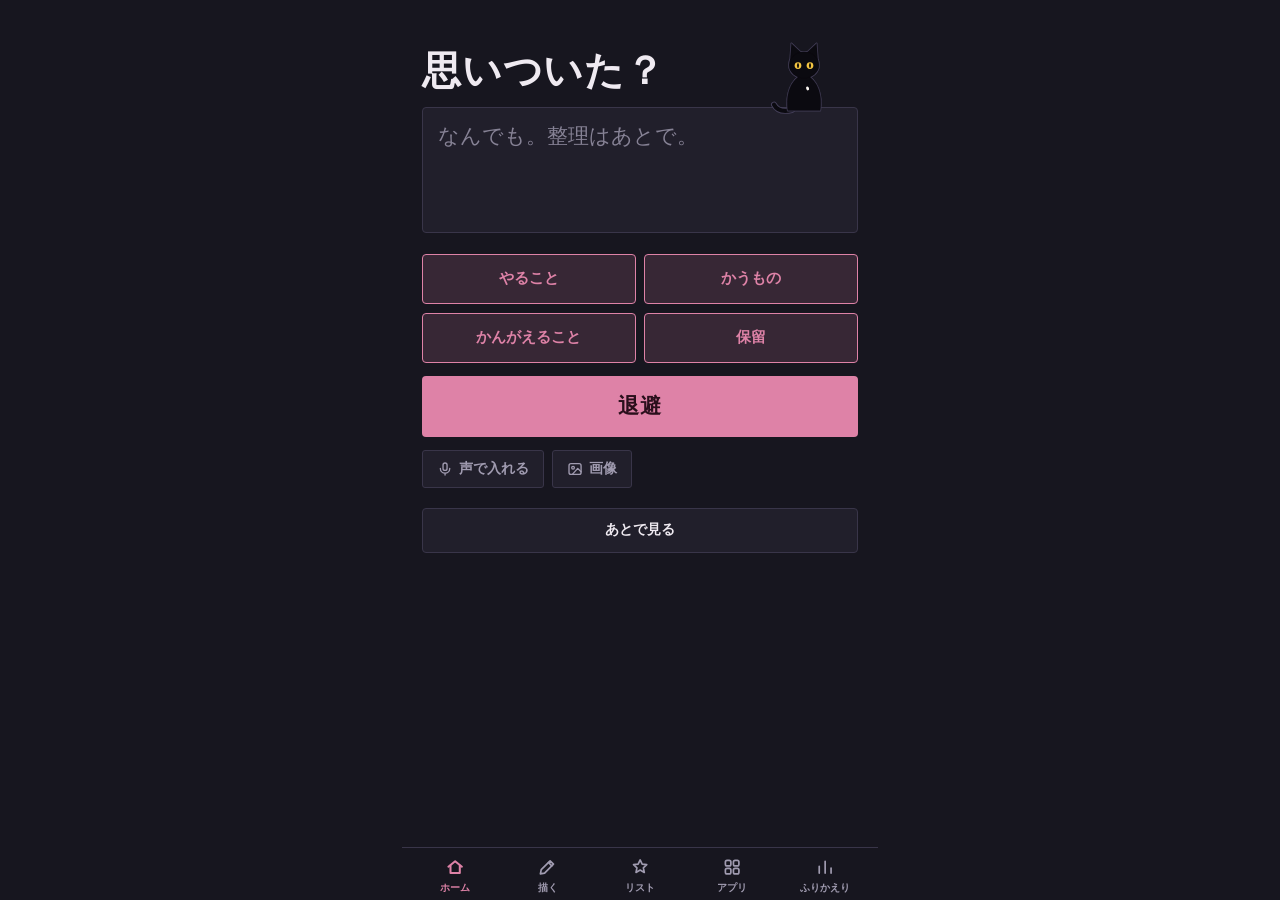
<file: index.html>
<!doctype html>
<html lang="ja">
<head>
  <meta charset="utf-8">
  <meta name="viewport" content="width=device-width, initial-scale=1, viewport-fit=cover">
  <title>脳内タブ</title>

  <!-- スマホの「ホーム画面に追加」でアプリっぽく開くための設定 -->
  <link rel="manifest" href="manifest.json">
  <link rel="icon" href="icons/icon-192.png">
  <link rel="apple-touch-icon" href="icons/apple-touch-icon.png">
  <meta name="apple-mobile-web-app-capable" content="yes">
  <meta name="mobile-web-app-capable" content="yes">
  <meta name="apple-mobile-web-app-status-bar-style" content="black-translucent">
  <meta name="apple-mobile-web-app-title" content="脳内タブ">
  <meta name="theme-color" content="#17161f">

  <!-- 文字は游明朝（端末に入っている明朝を使うので、読み込みはなし） -->

  <link rel="stylesheet" href="style.css?v=20261119b">
</head>
<body>
<!--
  =========================================================
  index.html ― 画面の「骨組み」だけを書くファイル
  ---------------------------------------------------------
  ・画面は <section class="screen"> で区切っています。
    一度に表示されるのは1つだけ（切り替えは js/ui.js）。
  ・文言（「思いついた？」など）を変えたいときはここを直せばOK。
  ・id="..." は JavaScript から探すための名前なので、変えないでください。
  =========================================================
-->
<div class="app">

  <!-- ===================== 1. ホーム画面 =====================
       いちばん上で、そのまま思いついたことを打てる。
       カテゴリのボタンを押すと、そのカテゴリを付けて一発で退避。
       カテゴリの名前は js/app.js の QUICK_CATS で変えられます。 -->
  <section id="screen-home" class="screen">

    <form id="capture-form" class="capture-form" autocomplete="off">
      <h1 class="question">思いついた？</h1>

      <div class="capture-box">
        <div id="haru-home" title="ハル"></div>
        <label for="capture-input" class="visually-hidden">思いついたこと</label>
        <textarea id="capture-input" class="field field-big" rows="3" enterkeyhint="done"
                  placeholder="なんでも。整理はあとで。"></textarea>
      </div>

      <!-- 添付した画像のプレビュー -->
      <div id="capture-attach" class="attach" hidden>
        <img id="capture-attach-img" alt="添付した画像">
        <button type="button" id="btn-attach-remove" class="attach-remove" aria-label="画像を外す">×</button>
      </div>

      <!-- ワンタップでカテゴリを付けて退避（中身は js/app.js が作る） -->
      <div id="quick-cats" class="quick-cats" role="group" aria-label="カテゴリを付けて退避"></div>

      <button type="submit" class="btn btn-primary btn-huge">退避</button>

      <!-- 声・画像（使わなくてもいい、おまけのボタン） -->
      <div class="tools">
        <button type="button" id="btn-voice" class="btn btn-tool" hidden>
          <svg viewBox="0 0 24 24" fill="none" stroke="currentColor" stroke-width="2" stroke-linecap="round" aria-hidden="true"><rect x="9" y="3" width="6" height="11" rx="3"/><path d="M5 11a7 7 0 0 0 14 0M12 18v3"/></svg>
          <span id="voice-label">声で入れる</span>
        </button>
        <button type="button" id="btn-image" class="btn btn-tool">
          <svg viewBox="0 0 24 24" fill="none" stroke="currentColor" stroke-width="2" stroke-linecap="round" stroke-linejoin="round" aria-hidden="true"><rect x="3" y="4" width="18" height="16" rx="3"/><circle cx="9" cy="10" r="2"/><path d="m21 16-5-5-8 9"/></svg>
          画像
        </button>
      </div>
    </form>

    <!-- いまの作業：使わないので隠している（2026-11-19）。
         JavaScript が部品を探すので消さずに hidden にしてある。戻したいときは hidden を消す -->
    <div class="now-box" hidden>
      <!-- 「まだやってる？」の軽い確認（しばらく経ったときだけ出る） -->
      <div id="check" class="check" hidden>
        <p id="check-text"></p>
        <div class="row">
          <button type="button" id="btn-check-yes" class="btn btn-quiet btn-small">やってる</button>
          <button type="button" id="btn-check-done" class="btn btn-quiet btn-small">終わった</button>
        </div>
      </div>

      <!-- 未登録 or 変更中のときに出る入力欄 -->
      <form id="now-form" class="now-form" autocomplete="off">
        <label for="now-input" class="label">いま何してる？</label>
        <div class="now-row">
          <input id="now-input" class="field" type="text" enterkeyhint="done"
                 placeholder="例：春千夜のイラストを描く">
          <button type="submit" class="btn btn-solid btn-small">これをやる</button>
        </div>
        <button type="button" id="btn-now-cancel" class="btn btn-ghost btn-small" hidden>やめる</button>
      </form>

      <!-- 登録済みのときに出る表示 -->
      <div id="now-view" class="now-view" hidden>
        <p class="label">いま：</p>
        <p id="now-text" class="now-text"></p>
        <div class="row">
          <button type="button" id="btn-change" class="btn btn-quiet btn-small">変更</button>
          <button type="button" id="btn-finish" class="btn btn-quiet btn-small">終わった</button>
        </div>
      </div>
    </div>

    <div class="home-foot">
      <button type="button" id="btn-lost" class="btn btn-quiet" hidden>わたし、何してた？</button>
      <button type="button" id="btn-later" class="btn btn-quiet">
        あとで見る<span id="later-count" class="count"></span>
      </button>
    </div>
  </section>

  <!-- ===================== 3. あとで見る ===================== -->
  <section id="screen-later" class="screen" hidden>
    <div class="page-head">
      <button type="button" class="btn btn-quiet btn-small" data-go="home">← ホーム</button>
      <h2 class="screen-title">あとで見る</h2>
    </div>

    <label for="search" class="visually-hidden">さがす</label>
    <input id="search" class="field field-search" type="search" placeholder="さがす" autocomplete="off">

    <!-- 絞り込み：すべて／今日／カテゴリ… -->
    <div id="filter-chips" class="chips" role="group" aria-label="絞り込み"></div>

    <p id="later-empty" class="empty" hidden></p>
    <ul id="tab-list" class="tab-list"></ul>

    <!-- 完了したものは下にまとめて薄く表示 -->
    <details id="done-box" class="done-box" hidden>
      <summary>完了したもの<span id="done-count" class="count"></span></summary>
      <ul id="done-list" class="tab-list"></ul>
    </details>
  </section>

  <!-- ===================== 3'. 思いつきの詳細 ===================== -->
  <section id="screen-detail" class="screen" hidden>
    <div class="page-head">
      <button type="button" id="btn-detail-back" class="btn btn-quiet btn-small">← 一覧</button>
    </div>

    <p id="detail-text" class="detail-text"></p>
    <p id="detail-time" class="detail-time"></p>

    <!-- 画像 -->
    <div class="detail-section">
      <img id="detail-image" class="detail-image" alt="添付した画像" hidden>
      <div class="row">
        <button type="button" id="btn-detail-image" class="btn btn-tool">画像を付ける</button>
        <button type="button" id="btn-detail-image-remove" class="btn btn-tool" hidden>画像を外す</button>
      </div>
    </div>

    <!-- カテゴリ -->
    <div class="detail-section">
      <h3 class="section-title">カテゴリ</h3>
      <div id="cat-chips" class="chips" style="flex-wrap: wrap;"></div>
      <form id="new-cat-form" class="new-cat" hidden autocomplete="off">
        <label for="new-cat-input" class="visually-hidden">新しいカテゴリ</label>
        <input id="new-cat-input" class="field" type="text" placeholder="例：絵／買い物／調べもの" enterkeyhint="done">
        <button type="submit" class="btn btn-solid btn-small">付ける</button>
      </form>
    </div>

    <!-- 関連 -->
    <div class="detail-section">
      <h3 class="section-title">関連してる思いつき</h3>
      <ul id="link-list" class="link-list"></ul>
      <button type="button" id="btn-link-add" class="btn btn-tool" style="align-self: flex-start;">＋ 関連づける</button>
      <div id="picker" class="picker" hidden>
        <label for="picker-search" class="visually-hidden">関連づける思いつきをさがす</label>
        <input id="picker-search" class="field field-search" type="search" placeholder="どれとつなぐ？" autocomplete="off">
        <ul id="picker-list" class="link-list"></ul>
        <button type="button" id="btn-picker-close" class="btn btn-ghost btn-small">閉じる</button>
      </div>
    </div>

    <div class="row detail-actions">
      <button type="button" id="btn-detail-complete" class="btn btn-solid">完了</button>
      <button type="button" id="btn-detail-delete" class="btn btn-ghost">削除</button>
    </div>
  </section>

  <!-- ===================== 7. 描く（絵を描いた時間をはかる・js/ui-draw.js） ===================== -->
  <section id="screen-draw" class="screen" hidden>
    <div class="page-head">
      <h2 class="screen-title">描く</h2>
    </div>

    <!-- タイマー -->
    <div class="card draw-timer">
      <div class="draw-face">
        <div id="draw-ring" class="draw-ring" aria-hidden="true"></div>
        <div class="draw-face-in">
          <p id="draw-clock" class="draw-clock" role="timer">00:00</p>
          <p id="draw-clock-sub" class="draw-clock-sub"></p>
        </div>
      </div>
      <div id="draw-targets" class="draw-targets" role="group" aria-label="目安の時間">
        <button type="button" class="chip" data-min="10">10分</button>
        <button type="button" class="chip" data-min="25">25分</button>
        <button type="button" class="chip" data-min="30">30分</button>
        <button type="button" class="chip" data-min="60">60分</button>
      </div>
      <button type="button" id="btn-draw-start" class="btn btn-primary btn-huge">はじめる</button>
      <button type="button" id="btn-draw-stop" class="btn btn-primary btn-huge" hidden>おわり（記録する）</button>
      <button type="button" id="btn-draw-cancel" class="btn btn-ghost btn-small" hidden>記録しないでやめる</button>
      <button type="button" id="btn-draw-sound" class="btn btn-ghost btn-small draw-sound" aria-pressed="true">🔔 休憩の音：オン</button>
    </div>

    <!-- ハルのひとこと -->
    <div class="draw-haru-row">
      <div id="haru-draw" class="draw-haru" title="ハル"></div>
      <p id="draw-comment" class="draw-comment" aria-live="polite"></p>
    </div>

    <!-- 今日と、続けた日数 -->
    <div class="draw-stats">
      <div class="card draw-stat"><span class="section-title">今日</span><strong id="draw-today">0分</strong></div>
      <div class="card draw-stat"><span class="section-title">連続</span><strong id="draw-streak">0日</strong><span id="draw-best" class="note"></span></div>
    </div>

    <!-- 1000時間チャレンジ → 3000 → 5000 → 10000 -->
    <div class="card">
      <h3 id="draw-goal-name" class="section-title">1,000時間チャレンジ</h3>
      <p class="draw-goal"><strong id="draw-goal-left"></strong><span class="note">いままで <span id="draw-total"></span></span></p>
      <div id="draw-goal-meter" class="draw-meter" role="img"><span id="draw-goal-fill"></span></div>
      <p id="draw-goal-steps" class="note draw-steps"></p>
    </div>

    <!-- 描いた日（月ごと。色が濃いほど長く描いた日。押すとその日の記録） -->
    <div class="card draw-month">
      <h3 class="section-title">描いた日</h3>
      <div class="draw-month-nav">
        <button type="button" id="btn-draw-prev" class="btn btn-quiet btn-small draw-month-btn" aria-label="前の月">‹</button>
        <p id="draw-month-title" class="draw-month-title" aria-live="polite"></p>
        <button type="button" id="btn-draw-next" class="btn btn-quiet btn-small draw-month-btn" aria-label="次の月">›</button>
      </div>
      <div class="draw-cal-week" aria-hidden="true"><span class="is-sun">日</span><span>月</span><span>火</span><span>水</span><span>木</span><span>金</span><span class="is-sat">土</span></div>
      <div id="draw-cal" class="draw-cal" role="group" aria-label="描いた日のカレンダー"></div>
      <p class="note draw-cal-legend">少ない <i data-lv="1"></i><i data-lv="2"></i><i data-lv="3"></i><i data-lv="4"></i> 多い</p>
    </div>

    <!-- その月のまとめ -->
    <div class="draw-month-stats">
      <div class="card draw-mstat"><span class="note">描いた日</span><strong id="draw-m-days">0<small>日</small></strong></div>
      <div class="card draw-mstat"><span class="note">この月の合計</span><strong id="draw-m-total">0分</strong></div>
      <div class="card draw-mstat"><span class="note">いちばん続いた</span><strong id="draw-m-best">0<small>日</small></strong></div>
    </div>

    <!-- 押した日の記録 -->
    <div id="draw-day" class="card draw-day" hidden>
      <div class="draw-day-head"><strong id="draw-day-title"></strong><span id="draw-day-total" class="draw-day-total"></span></div>
      <p id="draw-day-empty" class="note" hidden>この日は描いてない。</p>
      <ol id="draw-day-list" class="draw-day-list"></ol>
    </div>

    <!-- 記録 -->
    <div class="card">
      <h3 class="section-title">最近の記録</h3>
      <p id="draw-log-empty" class="note">まだない。「はじめる」から1回目をどうぞ。</p>
      <ol id="draw-log" class="draw-log"></ol>
      <details class="draw-more">
        <summary>はかり忘れた分を足す</summary>
        <form id="draw-add-form" class="draw-inline" autocomplete="off">
          <label class="visually-hidden" for="draw-add-date">日付</label>
          <input id="draw-add-date" class="field" type="date">
          <label class="visually-hidden" for="draw-add-min">分</label>
          <input id="draw-add-min" class="field draw-num" type="number" inputmode="numeric" min="1" max="1440" placeholder="分">
          <button type="submit" class="btn btn-solid btn-small">足す</button>
        </form>
      </details>
      <details class="draw-more">
        <summary>これまでの時間（前のアプリの分）　<span id="draw-base" class="note"></span></summary>
        <form id="draw-base-form" class="draw-inline" autocomplete="off">
          <label class="visually-hidden" for="draw-base-h">時間</label>
          <input id="draw-base-h" class="field draw-num" type="number" inputmode="numeric" min="0" placeholder="時間">
          <span>時間</span>
          <label class="visually-hidden" for="draw-base-m">分</label>
          <input id="draw-base-m" class="field draw-num" type="number" inputmode="numeric" min="0" max="59" placeholder="分">
          <span>分</span>
          <button type="submit" class="btn btn-solid btn-small">入れる</button>
        </form>
        <p class="note">ここに入れた時間は、チャレンジの合計にだけ足される（カレンダーには出ない）。</p>
      </details>
    </div>
  </section>

  <!-- ===================== 4. ふりかえり ===================== -->
  <section id="screen-review" class="screen" hidden>
    <div class="page-head">
      <h2 class="screen-title">ふりかえり</h2>
    </div>

    <!-- 今日開いた脳内タブ -->
    <div class="card">
      <h3 class="section-title">今日ひらいた脳内タブ</h3>
      <p class="big-number"><strong id="today-count">0</strong>個</p>
      <ul id="today-list" class="mini-list"></ul>
    </div>

    <!-- 終わった作業の履歴 -->
    <div class="card">
      <h3 class="section-title">終わった作業</h3>
      <p id="history-empty" class="note" hidden>「終わった」を押した作業がここに並ぶ。</p>
      <ul id="history-list" class="mini-list"></ul>
    </div>

    <!-- 分析 -->
    <div class="card">
      <h3 class="section-title">よく出てくる言葉</h3>
      <p id="words-empty" class="note" hidden></p>
      <ul id="words" class="bars"></ul>
    </div>

    <div class="card">
      <h3 class="section-title">思いつきやすい時間</h3>
      <p id="hours-note" class="note"></p>
      <div id="hours" class="hours" role="img"></div>
      <div class="hour-axis"><span>0時</span><span>6時</span><span>12時</span><span>18時</span></div>
    </div>

    <div class="card" id="cats-card" hidden>
      <h3 class="section-title">カテゴリ別</h3>
      <ul id="cats" class="bars"></ul>
    </div>

    <!-- アイコンに未完了の数を出す（js/badge.js） -->
    <div class="card" id="badge-card">
      <h3 class="section-title">アイコンに数字を出す</h3>
      <p id="badge-msg" class="note"></p>
      <button id="btn-badge" type="button" class="btn btn-primary" hidden>オンにする</button>
    </div>

    <!-- ほかの端末と同期（js/sync.js） -->
    <div class="card" id="sync-card">
      <h3 class="section-title">ほかの端末と同期</h3>
      <div id="sync-off">
        <p class="note">Mac と iPhone で同じ合言葉を入れると、思いつき・作業の記録・描く（タイマーも）・画像が同じになる。はじめての端末は、先に入れた端末の内容を受け取る。</p>
        <form id="sync-form" class="sync-form" autocomplete="off">
          <label for="sync-input" class="visually-hidden">合言葉</label>
          <input id="sync-input" class="field" type="text" placeholder="合言葉（8文字以上）" autocapitalize="off" autocorrect="off" spellcheck="false" enterkeyhint="done">
          <button type="submit" class="btn btn-primary btn-small">つなぐ</button>
        </form>
        <button type="button" id="btn-sync-new" class="btn btn-ghost btn-small">合言葉を作る</button>
      </div>
      <div id="sync-on" hidden>
        <p class="note">合言葉：<strong id="sync-code"></strong></p>
        <p id="sync-status" class="note" role="status"></p>
        <div class="sync-actions">
          <button type="button" id="btn-sync-now" class="btn btn-solid btn-small">いま同期</button>
          <button type="button" id="btn-sync-off" class="btn btn-ghost btn-small">合言葉を外す</button>
        </div>
      </div>
    </div>
  </section>

  <!-- ===================== 5. リスト（やりたいこと・目標／js/ui-lists.js） ===================== -->
  <section id="screen-lists" class="screen" hidden>
    <div class="page-head">
      <h2 class="screen-title">リスト</h2>
    </div>

    <div class="seg" role="group" aria-label="リストの種類">
      <button type="button" id="seg-wishes" aria-pressed="true">やりたいこと</button>
      <button type="button" id="seg-goals" aria-pressed="false">目標</button>
    </div>

    <p id="list-lead" class="list-lead"></p>

    <form id="list-form" class="list-form" autocomplete="off">
      <label for="list-input" class="visually-hidden">追加する</label>
      <div class="row">
        <input id="list-input" class="field" type="text" enterkeyhint="done">
        <button type="submit" class="btn btn-primary">足す</button>
      </div>
      <label for="list-when" class="visually-hidden">いつごろ</label>
      <input id="list-when" class="field" type="text" enterkeyhint="done" placeholder="いつごろ（なくてもいい）">
    </form>

    <p id="list-empty" class="empty" hidden></p>
    <ul id="list-open" class="list-items"></ul>

    <p id="list-done-title" class="list-sub" hidden></p>
    <ul id="list-done" class="list-items"></ul>
  </section>

  <!-- ===================== 6. アプリ（ほかのアプリへの入口） =====================
       中身は apps/ フォルダに入っている。各アプリの左上「脳内タブ」で戻ってくる。 -->
  <section id="screen-apps" class="screen" hidden>
    <div class="page-head">
      <h2 class="screen-title">アプリ</h2>
    </div>

    <div class="app-cards">
      <a class="app-card" href="apps/tenshou/">
        <span class="app-icon"><svg viewBox="0 0 24 24" fill="none" stroke="currentColor" stroke-width="1.8" stroke-linecap="round" stroke-linejoin="round" aria-hidden="true"><path d="M20 14.5A8 8 0 1 1 9.5 4a6.5 6.5 0 0 0 10.5 10.5z"/><path d="M17 3.5v3M15.5 5h3"/></svg></span>
        <span><span class="app-name">天象帳</span><br><span class="app-desc">今日の星の配置・月・逆行中の天体</span></span>
        <span class="app-go"><svg viewBox="0 0 24 24" fill="none" stroke="currentColor" stroke-width="2.2" stroke-linecap="round" stroke-linejoin="round" aria-hidden="true"><path d="M9 5l7 7-7 7"/></svg></span>
      </a>
      <a class="app-card" href="apps/palette/">
        <span class="app-icon"><svg viewBox="0 0 24 24" fill="none" stroke="currentColor" stroke-width="1.8" stroke-linecap="round" stroke-linejoin="round" aria-hidden="true"><path d="M12 3a9 9 0 1 0 0 18c1.2 0 1.8-.8 1.8-1.7 0-1.2-1-1.6-1-2.6 0-1 .8-1.7 1.8-1.7H17a4 4 0 0 0 4-4C21 6.6 17 3 12 3z"/><circle cx="7.5" cy="11" r="1.2"/><circle cx="10" cy="7" r="1.2"/><circle cx="15" cy="7.5" r="1.2"/></svg></span>
        <span><span class="app-name">PALETTE LOG</span><br><span class="app-desc">自分の絵を並べて、色と画風の変化を見る</span></span>
        <span class="app-go"><svg viewBox="0 0 24 24" fill="none" stroke="currentColor" stroke-width="2.2" stroke-linecap="round" stroke-linejoin="round" aria-hidden="true"><path d="M9 5l7 7-7 7"/></svg></span>
      </a>
      <a class="app-card" href="apps/anshitsu/">
        <span class="app-icon"><svg viewBox="0 0 24 24" fill="none" stroke="currentColor" stroke-width="1.8" stroke-linecap="round" stroke-linejoin="round" aria-hidden="true"><circle cx="12" cy="12" r="6"/><path d="M12 1v5M12 18v5M1 12h5M18 12h5"/><circle cx="12" cy="12" r="1.5"/></svg></span>
        <span><span class="app-name">夜明け前暗室</span><br><span class="app-desc">画像の加工（リソ・トイカメラ・グリッチなど）</span></span>
        <span class="app-go"><svg viewBox="0 0 24 24" fill="none" stroke="currentColor" stroke-width="2.2" stroke-linecap="round" stroke-linejoin="round" aria-hidden="true"><path d="M9 5l7 7-7 7"/></svg></span>
      </a>
    </div>
  </section>

</div>

<!-- ===================== 下のメニュー（ホーム・描く・リスト・アプリ・ふりかえり） =====================
     見せる画面は js/app.js の TAB_SCREENS で決めています。 -->
<nav id="tabbar" class="tabbar" aria-label="メニュー">
  <button type="button" class="tab" data-tab="home">
    <svg viewBox="0 0 24 24" fill="none" stroke="currentColor" stroke-width="2" stroke-linecap="round" stroke-linejoin="round" aria-hidden="true"><path d="M4 11.5 12 5l8 6.5"/><path d="M6.5 10v9h11v-9"/></svg>
    <span>ホーム</span>
  </button>
  <button type="button" class="tab" data-tab="draw">
    <svg viewBox="0 0 24 24" fill="none" stroke="currentColor" stroke-width="2" stroke-linecap="round" stroke-linejoin="round" aria-hidden="true"><path d="M15.5 4.5l4 4L9 19l-5 1 1-5z"/><path d="M13.5 6.5l4 4"/></svg>
    <span>描く</span>
  </button>
  <button type="button" class="tab" data-tab="lists">
    <svg viewBox="0 0 24 24" fill="none" stroke="currentColor" stroke-width="2" stroke-linecap="round" stroke-linejoin="round" aria-hidden="true"><path d="M12 3.5l2.4 5 5.4.6-4 3.7 1.1 5.4L12 15.5l-4.9 2.7 1.1-5.4-4-3.7 5.4-.6z"/></svg>
    <span>リスト</span>
  </button>
  <button type="button" class="tab" data-tab="apps">
    <svg viewBox="0 0 24 24" fill="none" stroke="currentColor" stroke-width="2" stroke-linecap="round" stroke-linejoin="round" aria-hidden="true"><rect x="4" y="4" width="6.5" height="6.5" rx="2"/><rect x="13.5" y="4" width="6.5" height="6.5" rx="2"/><rect x="4" y="13.5" width="6.5" height="6.5" rx="2"/><rect x="13.5" y="13.5" width="6.5" height="6.5" rx="2"/></svg>
    <span>アプリ</span>
  </button>
  <button type="button" class="tab" data-tab="review">
    <svg viewBox="0 0 24 24" fill="none" stroke="currentColor" stroke-width="2" stroke-linecap="round" stroke-linejoin="round" aria-hidden="true"><path d="M5 19V11M12 19V5M19 19v-6"/></svg>
    <span>ふりかえり</span>
  </button>
</nav>

<!-- ===================== 迷子救済（全画面の上に重なる） ===================== -->
<div id="lost" class="lost" hidden>
  <p id="lost-text" class="lost-text"></p>
  <div id="haru-lost" title="ハル"></div>
  <button type="button" id="btn-return" class="btn btn-primary btn-huge">戻れ。</button>
</div>

<!-- ===================== 小さなお知らせ（取り消しボタン付き） ===================== -->
<div id="toast" class="toast" hidden>
  <span id="toast-msg"></span>
  <button type="button" id="toast-undo" class="toast-undo">取り消し</button>
</div>

<!-- 画像を選ぶための見えない部品（「画像」ボタンから呼ばれる） -->
<input id="image-input" type="file" accept="image/*" hidden>

<!-- 読み込む順番が大事：保存 → 部品 → 表示 → 操作 -->
<script src="js/storage.js?v=20261119b"></script>
<script src="js/images.js?v=20261119b"></script>
<script src="js/haru.js?v=20261119b"></script>
<script src="js/voice.js?v=20261119b"></script>
<script src="js/analysis.js?v=20261119b"></script>
<script src="js/ui.js?v=20261119b"></script>
<script src="js/ui-later.js?v=20261119b"></script>
<script src="js/ui-review.js?v=20261119b"></script>
<script src="js/badge.js?v=20261119b"></script>
<script src="js/ui-draw.js?v=20261119b"></script>
<script src="js/ui-lists.js?v=20261119b"></script>
<script src="js/sync.js?v=20261119b"></script>
<script src="js/app.js?v=20261119b"></script>
</body>
</html>
</file>
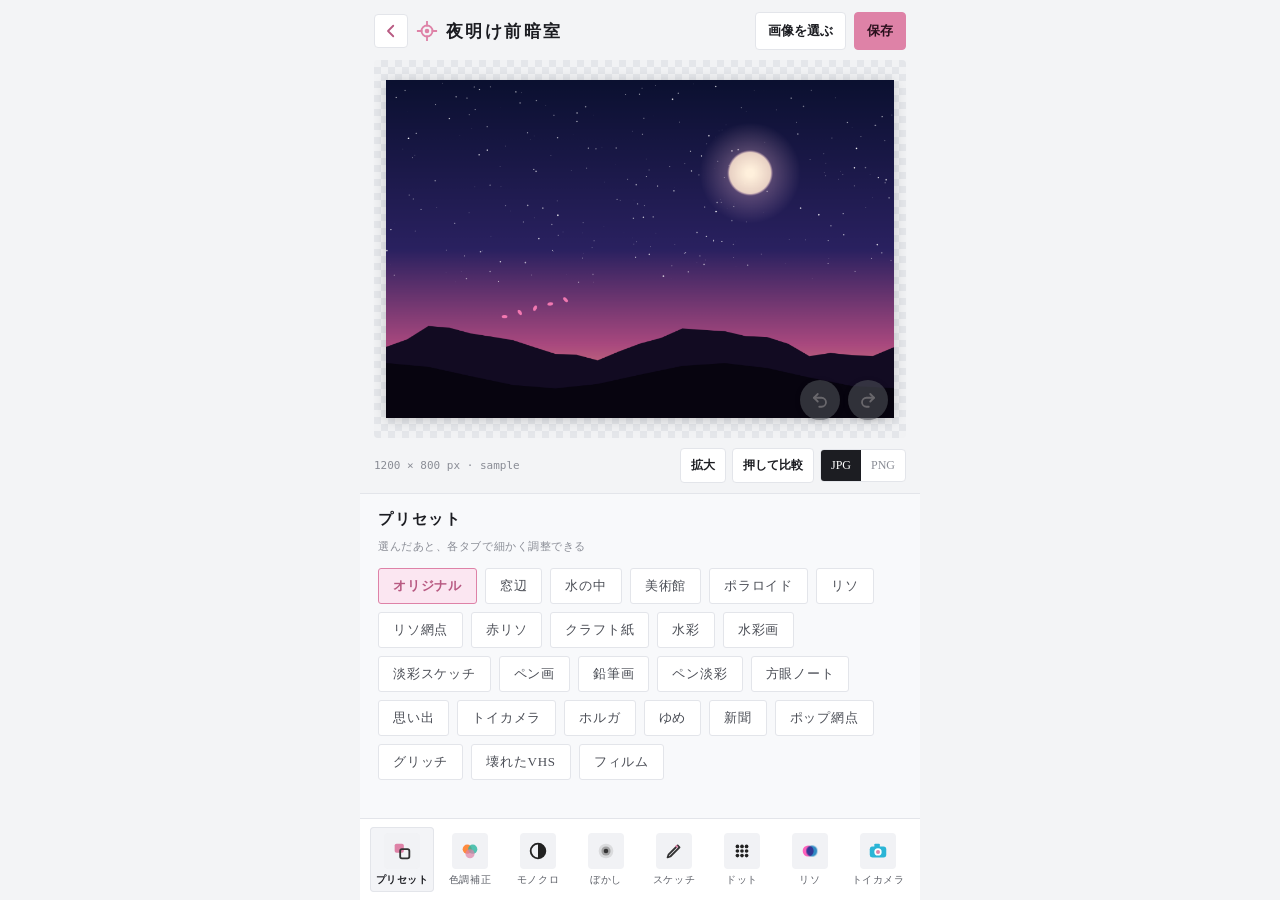
<file: apps/anshitsu/index.html>
<!DOCTYPE html>
<html lang="ja">
<head>
<meta charset="utf-8">
<meta name="viewport" content="width=device-width,initial-scale=1,viewport-fit=cover">
<title>夜明け前暗室</title>
<style>
:root{--bg:#f3f4f6;--card:#fff;--ink:#1c1d22;--sub:#8a8d96;--line:#e3e5ea;--acc:#de82a7;--acc2:#fbe6f1;--acc-ink:#b85a82}
*{box-sizing:border-box;-webkit-tap-highlight-color:transparent}
html,body{margin:0;height:100%;background:var(--bg);color:var(--ink);font-family:"Yu Mincho","YuMincho","Hiragino Mincho ProN","Noto Serif JP",serif;overscroll-behavior:none}
body{display:flex;justify-content:center}
.app{width:100%;max-width:560px;height:100dvh;display:flex;flex-direction:column;padding-left:env(safe-area-inset-left);padding-right:env(safe-area-inset-right)}
header{display:flex;align-items:center;gap:8px;padding:12px 14px 10px;padding-top:max(12px,env(safe-area-inset-top))}
.logo{display:flex;align-items:center;gap:8px;font-weight:600;font-size:17px;letter-spacing:.14em;flex:1;white-space:nowrap}
.btn{border:1px solid var(--line);background:#fff;border-radius:4px;padding:9px 12px;font-size:13px;font-weight:600;color:var(--ink);cursor:pointer;font-family:inherit;white-space:nowrap}
.btn.acc{background:var(--acc);border-color:var(--acc);color:#2a0f1c}
.btn:active{transform:scale(.97)}
.stage{margin:0 14px;padding:12px;border-radius:4px;background:repeating-conic-gradient(#e4e6ea 0 25%,#f1f2f4 0 50%) 0 0/14px 14px;position:relative;display:flex;align-items:center;justify-content:center;height:min(42vh,420px);flex-shrink:0}
.stage canvas{max-width:100%;max-height:100%;display:block;box-shadow:0 2px 12px rgba(0,0,0,.18);-webkit-user-select:none;user-select:none;-webkit-touch-callout:none}
.hist{position:absolute;right:18px;bottom:18px;display:flex;gap:8px}
.round{width:40px;height:40px;border-radius:50%;border:none;background:#fff;box-shadow:0 1px 5px rgba(0,0,0,.25);display:grid;place-items:center;cursor:pointer;color:var(--ink)}
.round:disabled{background:#4c4f56;color:#aaa;opacity:.6}
.badge{position:absolute;left:18px;top:18px;background:rgba(0,0,0,.65);color:#fff;font-size:11px;padding:4px 8px;border-radius:4px;display:none;letter-spacing:.1em}
.bar{display:flex;align-items:center;gap:6px;padding:10px 14px;font-size:12px;flex-shrink:0}
.bar .btn{padding:8px 10px;font-size:12px}
.info{flex:1;min-width:0;color:var(--sub);font-family:ui-monospace,Menlo,monospace;font-size:11px;white-space:nowrap;overflow:hidden;text-overflow:ellipsis}
.seg{display:flex;border:1px solid var(--line);border-radius:4px;overflow:hidden;background:#fff;flex-shrink:0}
.seg button{border:none;background:none;padding:8px 10px;font-size:12px;color:var(--sub);font-family:inherit;cursor:pointer}
.seg button.on{background:var(--ink);color:#fff}
.panel{flex:1;overflow-y:auto;background:#f8f9fb;border-top:1px solid var(--line);padding:16px 18px 24px;-webkit-overflow-scrolling:touch}
.ph{display:flex;align-items:center;gap:12px;margin-bottom:14px}
.ph h2{font-size:15px;margin:0;letter-spacing:.12em}
.ph .sp{flex:1}
.reset{font-size:12px;color:var(--sub);text-decoration:underline;text-underline-offset:3px;background:none;border:none;cursor:pointer;letter-spacing:.1em;font-family:inherit}
.tog{width:46px;height:26px;border-radius:4px;background:#cfd2d8;position:relative;border:none;cursor:pointer;transition:.2s;flex-shrink:0}
.tog::after{content:"";position:absolute;top:3px;left:3px;width:20px;height:20px;border-radius:50%;background:#fff;transition:.2s;box-shadow:0 1px 3px rgba(0,0,0,.2)}
.tog.on{background:var(--acc)}.tog.on::after{left:23px}
.row{margin:4px 0 16px}
.rl{display:flex;justify-content:space-between;font-size:12px;color:#4a4d55;margin-bottom:6px;letter-spacing:.06em}
.rl b{font-weight:500;font-family:ui-monospace,Menlo,monospace;color:var(--sub)}
input[type=range]{-webkit-appearance:none;appearance:none;width:100%;height:22px;background:transparent;margin:0}
input[type=range]::-webkit-slider-runnable-track{height:4px;border-radius:2px;background:linear-gradient(90deg,var(--acc) var(--p,50%),#dfe1e6 var(--p,50%))}
input[type=range]::-webkit-slider-thumb{-webkit-appearance:none;width:20px;height:20px;border-radius:50%;background:var(--acc);margin-top:-8px;border:3px solid #fff;box-shadow:0 1px 4px rgba(0,0,0,.3)}
input[type=range]::-moz-range-track{height:4px;border-radius:2px;background:#dfe1e6}
input[type=range]::-moz-range-progress{height:4px;background:var(--acc)}
input[type=range]::-moz-range-thumb{width:16px;height:16px;border-radius:50%;background:var(--acc);border:3px solid #fff}
.chips{display:flex;flex-wrap:wrap;gap:8px}
.chip{border:1px solid var(--line);background:#fff;border-radius:3px;padding:8px 14px;font-size:13px;color:#4a4d55;cursor:pointer;font-family:inherit;letter-spacing:.06em}
.chip.on{border-color:var(--acc);color:var(--acc-ink);background:var(--acc2);font-weight:700}
.sub{font-size:11px;color:var(--sub);margin:-4px 0 14px;letter-spacing:.05em}
.sec{font-size:11px;color:var(--sub);letter-spacing:.2em;margin:4px 0 10px}
.tabs{display:flex;gap:4px;overflow-x:auto;background:#fff;border-top:1px solid var(--line);padding:8px 10px;padding-bottom:max(8px,env(safe-area-inset-bottom));flex-shrink:0;scrollbar-width:none}
.tabs::-webkit-scrollbar{display:none}
.tab{flex:0 0 auto;width:64px;border:none;background:none;border-radius:4px;padding:6px 0 5px;display:flex;flex-direction:column;align-items:center;gap:4px;font-size:10px;color:#5b5e66;cursor:pointer;position:relative;font-family:inherit;letter-spacing:.06em}
.tab .ic{width:36px;height:36px;border-radius:4px;background:#f1f2f5;display:grid;place-items:center}
.tab.on{background:#f3f4f7;box-shadow:inset 0 0 0 1px var(--line);color:var(--ink);font-weight:700}
.tab .dot{position:absolute;top:3px;right:12px;width:8px;height:8px;border-radius:50%;background:var(--acc);display:none;border:2px solid #fff;box-sizing:content-box}
.tab.act .dot{display:block}
.modal{position:fixed;inset:0;background:rgba(10,10,14,.92);display:none;flex-direction:column;z-index:10}
.modal.show{display:flex}
.mh{display:flex;justify-content:space-between;align-items:center;padding:12px 14px;padding-top:max(12px,env(safe-area-inset-top));color:#fff;font-size:13px;gap:10px}
.mb{flex:1;overflow:auto;display:flex;align-items:flex-start;justify-content:center;padding:10px}
.mb img{max-width:100%;display:block;margin:auto}
.mb img.full{max-width:none}
.busy{position:fixed;inset:0;background:rgba(20,10,16,.55);display:none;place-items:center;z-index:20;color:#fff;font-size:14px;letter-spacing:.3em}
.busy.show{display:grid}
.busy span{background:#2a1a22;padding:14px 22px;border-radius:4px;border:1px solid #7a3f52}
.toast{position:fixed;left:50%;bottom:110px;transform:translateX(-50%);background:#222;color:#fff;font-size:12px;padding:9px 14px;border-radius:4px;opacity:0;transition:.3s;pointer-events:none;z-index:30;letter-spacing:.06em;white-space:nowrap}
.toast.show{opacity:1}
.nt-back{display:grid;place-items:center;width:34px;height:34px;border-radius:4px;border:1px solid var(--line);background:#fff;color:var(--acc-ink);flex:none}
</style>
</head>
<body>
<div class="app">
  <header>
    <a class="nt-back" href="../../#apps" aria-label="脳内タブへ戻る"><svg width="18" height="18" viewBox="0 0 24 24" fill="none" stroke="currentColor" stroke-width="2.4" stroke-linecap="round" stroke-linejoin="round"><path d="M15 5l-7 7 7 7"/></svg></a>
    <div class="logo">
      <svg width="22" height="22" viewBox="0 0 24 24" fill="none" stroke="#de82a7" stroke-width="2"><circle cx="12" cy="12" r="6"/><path d="M12 1v6M12 17v6M1 12h6M17 12h6"/><circle cx="12" cy="12" r="1.5" fill="#de82a7"/></svg>
      夜明け前暗室
    </div>
    <button class="btn" id="pick">画像を選ぶ</button>
    <button class="btn acc" id="save">保存</button>
    <input type="file" id="file" accept="image/*" hidden>
  </header>

  <div class="stage" id="stage">
    <canvas id="view"></canvas>
    <div class="badge" id="badge">ORIGINAL</div>
    <div class="hist">
      <button class="round" id="undo" aria-label="元に戻す"><svg width="18" height="18" viewBox="0 0 24 24" fill="none" stroke="currentColor" stroke-width="2.4" stroke-linecap="round" stroke-linejoin="round"><path d="M9 14 4 9l5-5"/><path d="M4 9h10a6 6 0 0 1 0 12h-3"/></svg></button>
      <button class="round" id="redo" aria-label="やり直す"><svg width="18" height="18" viewBox="0 0 24 24" fill="none" stroke="currentColor" stroke-width="2.4" stroke-linecap="round" stroke-linejoin="round"><path d="m15 14 5-5-5-5"/><path d="M20 9H10a6 6 0 0 0 0 12h3"/></svg></button>
    </div>
  </div>

  <div class="bar">
    <div class="info" id="info">—</div>
    <button class="btn" id="zoom">拡大</button>
    <button class="btn" id="cmp">押して比較</button>
    <div class="seg"><button id="fJ" class="on">JPG</button><button id="fP">PNG</button></div>
  </div>

  <div class="panel" id="panel"></div>
  <nav class="tabs" id="tabs"></nav>
</div>

<div class="modal" id="modal">
  <div class="mh"><span id="mtitle">拡大</span><button class="btn" id="mclose">閉じる</button></div>
  <div class="mb"><img id="mimg" alt=""></div>
</div>
<div class="busy" id="busy"><span>現像中…</span></div>
<div class="toast" id="toast"></div>

<script>
"use strict";
/* ========== 定義 ========== */
const RISO_INKS=[
 {name:'ピンク×ブルー',a:[0,120,191],b:[255,72,176],bc:1,lum:false},
 {name:'赤×ブルー',a:[0,90,170],b:[255,76,60],bc:1,lum:false},
 {name:'緑×ピンク',a:[0,169,92],b:[255,72,176],bc:1,lum:false},
 {name:'黄×ブルー',a:[0,120,191],b:[255,226,0],bc:2,lum:false},
 {name:'黒×ピンク',a:[40,40,58],b:[255,72,176],bc:1,lum:true},
];
const FX={
 adj:{label:'色調補正',always:true,ctrls:[['s','bright','明るさ',-100,100],['s','contrast','コントラスト',-100,100],['s','sat','彩度',-100,100],['s','temp','色温度',-100,100],['s','fade','フェード',0,100]]},
 mono:{label:'モノクロ',ctrls:[['c','tone','色味',['ニュートラル','セピア','セレン','シアノ']],['s','contrast','コントラスト',-50,50],['s','amount','強さ',0,100]]},
 blur:{label:'ぼかし',ctrls:[['s','radius','ぼかし',0,30],['s','glow','ソフトフォーカス',0,100]]},
 sketch:{label:'スケッチ',ctrls:[['c','mode','画材',['ペン','鉛筆','水彩']],['s','strength','線の濃さ',0,100],['s','color','色を残す',0,100]]},
 dot:{label:'ドット',ctrls:[['c','color','インク',['墨','カラー']],['s','size','網点の大きさ',3,40],['s','angle','角度',0,90],['s','mix','強さ',0,100]]},
 riso:{label:'リソ',ctrls:[['c','ink','インク',RISO_INKS.map(i=>i.name)],['s','misreg','版ずれ',0,20],['s','grain','かすれ',0,100],['s','net','網点',0,20],['s','density','インク量',30,130]]},
 toy:{label:'トイカメラ',ctrls:[['s','sat','彩度',0,100],['s','cross','クロス現像',0,100],['s','vig','周辺減光',0,100],['s','leak','光漏れ',0,100]]},
 glitch:{label:'グリッチノイズ',ctrls:[['s','rgb','RGBずれ',0,40],['s','slice','スライスずれ',0,100],['s','noise','ノイズ',0,100],['b','seed','ずれ方をシャッフル']]},
 grain:{label:'粒子',ctrls:[['s','amount','粒子の量',0,100],['s','size','粒の大きさ',1,6]]},
 paper:{label:'紙・フチ',ctrls:[['c','tex','紙',['なし','方眼ノート','クラフト紙','和紙']],['c','frame','フチ',['なし','白フチ','ポラロイド','フィルム']]]},
};
const TABS=[
 ['preset','プリセット','<rect x="4" y="4" width="10" height="10" rx="2" fill="#de82a7"/><rect x="10" y="10" width="10" height="10" rx="2" fill="none" stroke="#333" stroke-width="2"/>'],
 ['adj','色調補正','<circle cx="9" cy="10" r="5" fill="#ff8a3d"/><circle cx="15" cy="10" r="5" fill="#2bb5a0" opacity=".8"/><circle cx="12" cy="15" r="5" fill="#de82a7" opacity=".7"/>'],
 ['mono','モノクロ','<circle cx="12" cy="12" r="8" fill="none" stroke="#222" stroke-width="2"/><path d="M12 4a8 8 0 0 1 0 16z" fill="#222"/>'],
 ['blur','ぼかし','<circle cx="12" cy="12" r="8" fill="#999" opacity=".25"/><circle cx="12" cy="12" r="5" fill="#666" opacity=".5"/><circle cx="12" cy="12" r="2.5" fill="#333"/>'],
 ['sketch','スケッチ','<path d="M5 19l3-1 10-10-2-2L6 16z" fill="none" stroke="#333" stroke-width="2" stroke-linejoin="round"/><path d="M14 6l2 2" stroke="#de82a7" stroke-width="2"/>'],
 ['dot','ドット','<g fill="#222"><circle cx="7" cy="7" r="2"/><circle cx="12" cy="7" r="2"/><circle cx="17" cy="7" r="2"/><circle cx="7" cy="12" r="2"/><circle cx="12" cy="12" r="2"/><circle cx="17" cy="12" r="2"/><circle cx="7" cy="17" r="2"/><circle cx="12" cy="17" r="2"/><circle cx="17" cy="17" r="2"/></g>'],
 ['riso','リソ','<circle cx="10" cy="12" r="6" fill="#ff48b0" opacity=".85"/><circle cx="14" cy="12" r="6" fill="#0078bf" opacity=".8" style="mix-blend-mode:multiply"/>'],
 ['toy','トイカメラ','<rect x="3" y="7" width="18" height="12" rx="3" fill="#2bb5d6"/><rect x="8" y="4" width="6" height="4" rx="1" fill="#2bb5d6"/><circle cx="12" cy="13" r="4" fill="#fff"/><circle cx="12" cy="13" r="2.2" fill="#de82a7"/>'],
 ['glitch','グリッチ','<rect x="4" y="6" width="14" height="3" rx="1" fill="#de82a7"/><rect x="7" y="11" width="13" height="3" rx="1" fill="#2bb5a0"/><rect x="4" y="16" width="10" height="3" rx="1" fill="#333"/>'],
 ['grain','粒子','<g fill="#444"><circle cx="6" cy="8" r="1.3"/><circle cx="11" cy="5" r="1"/><circle cx="16" cy="9" r="1.5"/><circle cx="9" cy="13" r="1.2"/><circle cx="14" cy="15" r="1"/><circle cx="18" cy="17" r="1.3"/><circle cx="6" cy="18" r="1"/></g>'],
 ['paper','紙・フチ','<rect x="4" y="3" width="16" height="18" rx="1.5" fill="#fff" stroke="#333" stroke-width="2"/><rect x="7" y="6" width="10" height="9" fill="#de82a7" opacity=".75"/>'],
];
function defaults(){return{
 adj:{on:true,bright:0,contrast:0,sat:0,temp:0,fade:0},
 mono:{on:false,tone:0,contrast:0,amount:100},
 blur:{on:false,radius:4,glow:0},
 sketch:{on:false,mode:0,strength:50,color:0},
 dot:{on:false,color:0,size:10,angle:45,mix:100},
 riso:{on:false,ink:0,misreg:4,grain:35,net:0,density:100},
 toy:{on:false,sat:25,cross:30,vig:50,leak:0},
 glitch:{on:false,rgb:12,slice:45,noise:20,seed:1},
 grain:{on:false,amount:20,size:1},
 paper:{on:false,tex:0,frame:0},
 preset:'オリジナル'
};}
const PRESETS={
 'オリジナル':{},
 '窓辺':{adj:{bright:8,contrast:-10,temp:14,fade:22},blur:{radius:0,glow:35},grain:{amount:8}},
 '水の中':{adj:{temp:-35,sat:-10,fade:15,bright:-4},blur:{radius:2,glow:30},toy:{sat:10,cross:0,vig:35,leak:0},glitch:{rgb:3,slice:0,noise:0,seed:3}},
 '美術館':{mono:{tone:1,contrast:15,amount:80},grain:{amount:18},paper:{tex:0,frame:1}},
 'ポラロイド':{adj:{fade:28,temp:10,contrast:-6},toy:{sat:5,cross:15,vig:30,leak:22},paper:{tex:0,frame:2}},
 'リソ':{riso:{ink:0,misreg:4,grain:40,net:0,density:100}},
 'リソ網点':{riso:{ink:0,misreg:5,grain:20,net:6,density:105}},
 '赤リソ':{riso:{ink:1,misreg:6,grain:45,net:0,density:100}},
 'クラフト紙':{sketch:{mode:0,strength:60,color:22},paper:{tex:2,frame:0}},
 '水彩':{sketch:{mode:2,strength:55,color:100},paper:{tex:3,frame:0}},
 '水彩画':{sketch:{mode:2,strength:80,color:100},adj:{sat:20,bright:6},paper:{tex:3,frame:1}},
 '淡彩スケッチ':{sketch:{mode:1,strength:55,color:40},paper:{tex:3,frame:0}},
 'ペン画':{sketch:{mode:0,strength:60,color:0}},
 '鉛筆画':{sketch:{mode:1,strength:55,color:0},paper:{tex:3,frame:0}},
 'ペン淡彩':{sketch:{mode:0,strength:55,color:55}},
 '方眼ノート':{sketch:{mode:0,strength:50,color:45},paper:{tex:1,frame:0}},
 '思い出':{adj:{fade:35,temp:15,sat:-25},blur:{radius:0,glow:20},grain:{amount:22},toy:{sat:0,cross:10,vig:30,leak:0}},
 'トイカメラ':{toy:{sat:35,cross:45,vig:55,leak:0}},
 'ホルガ':{toy:{sat:20,cross:20,vig:78,leak:45},blur:{radius:0,glow:15},grain:{amount:15}},
 'ゆめ':{adj:{bright:10,fade:30,temp:-6},blur:{radius:2,glow:60},toy:{sat:10,cross:0,vig:15,leak:30}},
 '新聞':{dot:{color:0,size:8,angle:45,mix:100}},
 'ポップ網点':{dot:{color:1,size:12,angle:20,mix:100},adj:{sat:30}},
 'グリッチ':{glitch:{rgb:12,slice:45,noise:20,seed:1}},
 '壊れたVHS':{glitch:{rgb:20,slice:70,noise:55,seed:7},adj:{sat:-20,fade:15}},
 'フィルム':{adj:{contrast:8,temp:6,fade:12},grain:{amount:30,size:2},paper:{tex:0,frame:3}},
};

/* ========== 画像処理 ========== */
const clamp=(v,a,b)=>v<a?a:v>b?b:v;
const c01=v=>v<0?0:v>1?1:v;
function hash2(x,y){let h=(Math.imul(x|0,374761393)+Math.imul(y|0,668265263))|0;h=Math.imul(h^(h>>>13),1274126177);return((h^(h>>>16))>>>0)/4294967296;}
function mulberry(a){return function(){a|=0;a=a+0x6D2B79F5|0;let t=Math.imul(a^a>>>15,1|a);t=t+Math.imul(t^t>>>7,61|t)^t;return((t^t>>>14)>>>0)/4294967296;}}

function blurH(s,d,w,h,r){const k=1/(2*r+1);
 for(let y=0;y<h;y++){const row=y*w;
  for(let c=0;c<3;c++){let acc=0;
   for(let i=-r;i<=r;i++){acc+=s[(row+clamp(i,0,w-1))*4+c];}
   for(let x=0;x<w;x++){d[(row+x)*4+c]=acc*k;
    acc+=s[(row+Math.min(w-1,x+r+1))*4+c]-s[(row+Math.max(0,x-r))*4+c];}}
  for(let x=0;x<w;x++)d[(row+x)*4+3]=255;}}
function blurV(s,d,w,h,r){const k=1/(2*r+1);
 for(let x=0;x<w;x++){
  for(let c=0;c<3;c++){let acc=0;
   for(let i=-r;i<=r;i++){acc+=s[(clamp(i,0,h-1)*w+x)*4+c];}
   for(let y=0;y<h;y++){d[(y*w+x)*4+c]=acc*k;
    acc+=s[(Math.min(h-1,y+r+1)*w+x)*4+c]-s[(Math.max(0,y-r)*w+x)*4+c];}}
  for(let y=0;y<h;y++)d[(y*w+x)*4+3]=255;}}
function boxBlur(src,w,h,r){r=Math.round(r);const a=new Uint8ClampedArray(src);if(r<1)return a;
 const b=new Uint8ClampedArray(src.length);for(let p=0;p<3;p++){blurH(a,b,w,h,r);blurV(b,a,w,h,r);}return a;}
function grayOf(d,n){const g=new Float32Array(n);for(let i=0,j=0;j<n;i+=4,j++)g[j]=.299*d[i]+.587*d[i+1]+.114*d[i+2];return g;}
function sobel(g,w,h){const e=new Float32Array(w*h);
 for(let y=1;y<h-1;y++)for(let x=1;x<w-1;x++){const i=y*w+x;
  const gx=-g[i-w-1]-2*g[i-1]-g[i+w-1]+g[i-w+1]+2*g[i+1]+g[i+w+1];
  const gy=-g[i-w-1]-2*g[i-w]-g[i-w+1]+g[i+w-1]+2*g[i+w]+g[i+w+1];
  e[i]=Math.sqrt(gx*gx+gy*gy);}return e;}

function adjustFx(d,A){
 const br=A.bright*1.4,cc=A.contrast*2,f=(259*(cc+255))/(255*(259-cc)),sat=1+A.sat/100,t=A.temp*.45,fd=A.fade/100;
 for(let i=0;i<d.length;i+=4){
  let r=d[i]+br,g=d[i+1]+br,b=d[i+2]+br;
  r=f*(r-128)+128;g=f*(g-128)+128;b=f*(b-128)+128;
  const l=.299*r+.587*g+.114*b;r=l+(r-l)*sat;g=l+(g-l)*sat;b=l+(b-l)*sat;
  r+=t;g+=t*.1;b-=t;
  if(fd){const k=1-.24*fd,o=34*fd;r=r*k+o;g=g*k+o;b=b*k+o*1.05;}
  d[i]=r;d[i+1]=g;d[i+2]=b;}}

function sketchFx(d,w,h,P,s){
 const n=w*h,mode=P.mode,st=P.strength/50,c=P.color/100;
 const pre=boxBlur(d,w,h,Math.max(1,Math.round(s*(mode===2?2.2:1))));
 const g=grayOf(pre,n),e=sobel(g,w,h);
 const base=mode===2?boxBlur(d,w,h,Math.max(1,Math.round(3*s))):d;
 const out=new Uint8ClampedArray(d.length);
 const hs=Math.max(1,1.4*s),hl=Math.max(2,10*s);
 for(let j=0,i=0;j<n;j++,i+=4){
  const x=j%w,y=(j/w)|0;let v,r,gg,b;
  if(mode===0){v=1-Math.min(1,e[j]/230*st);v=v*v*v;}
  else if(mode===1){v=1-Math.min(1,e[j]/300*st)*.85;const tone=.6+.4*(g[j]/255);
   const hatch=hash2(((x+y)/hs)|0,((x-y)/hl)|0);v=Math.min(v,tone+(hatch-.5)*.18*(1-tone)*2.2);v-= (hash2(x,y)-.5)*.06;}
  else{v=1-Math.min(1,e[j]/420*st)*.55;}
  if(mode===2){const L=6;
   r=Math.round(base[i]/255*L)/L*255*.8+50;gg=Math.round(base[i+1]/255*L)/L*255*.8+50;b=Math.round(base[i+2]/255*L)/L*255*.8+50;
   const bl=(hash2((x/(6*s))|0,(y/(6*s))|0)-.5)*14;r+=bl;gg+=bl;b+=bl;
   r=255*(1-c)+r*c;gg=255*(1-c)+gg*c;b=255*(1-c)+b*c;
  }else{const pr=d[i]*.55+118,pg=d[i+1]*.55+118,pb=d[i+2]*.55+118;
   r=252*(1-c)+pr*c;gg=251*(1-c)+pg*c;b=247*(1-c)+pb*c;}
  v=c01(v);out[i]=r*v;out[i+1]=gg*v;out[i+2]=b*(mode===1?v*.97+.03:v);out[i+3]=255;}
 return out;}

function blurFx(d,w,h,P,s){
 let o=P.radius>0?boxBlur(d,w,h,Math.max(1,P.radius*s)):d;
 if(P.glow>0){const bl=boxBlur(o,w,h,Math.max(2,14*s)),ga=P.glow/100*.85,out=new Uint8ClampedArray(o.length);
  for(let i=0;i<o.length;i+=4){for(let c=0;c<3;c++){const a=o[i+c],b=bl[i+c];const sc=255-(255-a)*(255-b)/255;out[i+c]=a+(sc-a)*ga;}out[i+3]=255;}
  return out;}
 return o===d?d:o;}

function toyFx(d,w,h,P){
 const sat=1+P.sat/100,cr=P.cross/100,vg=P.vig/100,lk=P.leak/100,asp=h/w;
 for(let y=0;y<h;y++)for(let x=0;x<w;x++){const i=(y*w+x)*4;
  let r=d[i],g=d[i+1],b=d[i+2];const l=.299*r+.587*g+.114*b;
  r=l+(r-l)*sat;g=l+(g-l)*sat;b=l+(b-l)*sat;
  if(cr){r=r+cr*45*(r/255-.35);g=g+cr*12;b=b*(1-.32*cr)+64*cr;}
  if(vg){const dx=(x/w-.5)*2,dy=(y/h-.5)*2;const dd=(dx*dx+dy*dy)/2;const f=1-vg*Math.pow(dd,1.25)*1.15;r*=f;g*=f;b*=f;}
  if(lk){const dx=x/w-1.02,dy=(y/h+.05)*asp;const a=lk*Math.exp(-(dx*dx+dy*dy)*5.5);
   r=255-(255-r)*(1-a);g=255-(255-g)*(1-a*.48);b=255-(255-b)*(1-a*.12);}
  d[i]=r;d[i+1]=g;d[i+2]=b;}}

function monoFx(d,P){
 const k=1+P.contrast/50*.7,am=P.amount/100,t=P.tone;
 for(let i=0;i<d.length;i+=4){let l=.299*d[i]+.587*d[i+1]+.114*d[i+2];l=(l-128)*k+128;
  let r=l,g=l,b=l;
  if(t===1){r=l*1.07+12;g=l*.96+4;b=l*.8;}
  else if(t===2){r=l*.98+10;g=l*.9+2;b=l*1.0+12;}
  else if(t===3){r=l*.72;g=l*.9+10;b=l*1.06+26;}
  d[i]=d[i]+(r-d[i])*am;d[i+1]=d[i+1]+(g-d[i+1])*am;d[i+2]=d[i+2]+(b-d[i+2])*am;}}

function halftone(x,y,cell,ca,sa,dens){
 const u=(x*ca+y*sa)/cell,v=(-x*sa+y*ca)/cell;const fu=u-Math.floor(u)-.5,fv=v-Math.floor(v)-.5;
 const dist=Math.sqrt(fu*fu+fv*fv),rad=Math.sqrt(c01(dens))*.72;return c01((rad-dist)*cell+.5);}

function risoFx(d,w,h,P,s){
 const ink=RISO_INKS[P.ink]||RISO_INKS[0],off=Math.round(P.misreg*s),gr=P.grain/100,net=P.net*s*1.1,den=P.density/100;
 const paper=[247,243,234],out=new Uint8ClampedArray(d.length);
 const ca=Math.cos(.26),sa=Math.sin(.26),cb=Math.cos(1.31),sb=Math.sin(1.31);
 const offy=Math.round(off*.6);
 for(let y=0;y<h;y++)for(let x=0;x<w;x++){const i=(y*w+x)*4;
  let dA=ink.lum?1-(.299*d[i]+.587*d[i+1]+.114*d[i+2])/255:1-d[i]/255;
  dA=Math.pow(c01(dA),1.15)*den;
  const xb=clamp(x-off,0,w-1),yb=clamp(y-offy,0,h-1),k=(yb*w+xb)*4;
  let dB=Math.pow(c01(1-d[k+ink.bc]/255),1.15)*den;
  if(ink.lum)dB*=.8;
  if(gr>0){dA=c01(dA+(hash2(x,y)-.5)*gr*1.1);dB=c01(dB+(hash2(x+911,y+37)-.5)*gr*1.1);}
  if(net>1.5){dA=halftone(x,y,net,ca,sa,dA);dB=halftone(x,y,net,cb,sb,dB);}
  dA=c01(dA);dB=c01(dB);
  for(let c=0;c<3;c++)out[i+c]=paper[c]*(1-dA*(1-ink.a[c]/255))*(1-dB*(1-ink.b[c]/255));
  out[i+3]=255;}
 return out;}

function dotFx(d,w,h,P,s){
 const cell=Math.max(3,P.size*s*1.15),a=P.angle*Math.PI/180,ca=Math.cos(a),sa=Math.sin(a),mix=P.mix/100;
 const sm=boxBlur(d,w,h,Math.max(1,cell/3)),out=new Uint8ClampedArray(d.length);
 const paper=[246,243,236],ink=[28,28,38];
 for(let y=0;y<h;y++)for(let x=0;x<w;x++){const i=(y*w+x)*4;
  const u=x*ca+y*sa,v=-x*sa+y*ca;const cu=(Math.floor(u/cell)+.5)*cell,cv=(Math.floor(v/cell)+.5)*cell;
  const sx=clamp(Math.round(cu*ca-cv*sa),0,w-1),sy=clamp(Math.round(cu*sa+cv*ca),0,h-1),k=(sy*w+sx)*4;
  const l=(.299*sm[k]+.587*sm[k+1]+.114*sm[k+2])/255;
  const dens=P.color?(1-l)*.7+.32:1-l;
  const rad=Math.sqrt(c01(dens))*cell*.72,dist=Math.hypot(u-cu,v-cv),cov=c01(rad-dist+.5);
  let cr=ink[0],cg=ink[1],cb=ink[2];
  if(P.color){const L=.299*sm[k]+.587*sm[k+1]+.114*sm[k+2];cr=L+(sm[k]-L)*1.4;cg=L+(sm[k+1]-L)*1.4;cb=L+(sm[k+2]-L)*1.4;}
  const pr=paper[0]*(1-cov)+cr*cov,pg=paper[1]*(1-cov)+cg*cov,pb=paper[2]*(1-cov)+cb*cov;
  out[i]=d[i]+(pr-d[i])*mix;out[i+1]=d[i+1]+(pg-d[i+1])*mix;out[i+2]=d[i+2]+(pb-d[i+2])*mix;out[i+3]=255;}
 return out;}

function glitchFx(d,w,h,P,s){
 const rng=mulberry(P.seed*9973+7);let o=new Uint8ClampedArray(d);
 if(P.slice>0){const n=3+Math.round(P.slice/7);
  for(let k=0;k<n;k++){const y0=(rng()*h)|0,hh=Math.max(1,((.004+rng()*.06)*h)|0),off=Math.round((rng()-.5)*2*P.slice/100*.2*w);
   for(let y=y0;y<Math.min(h,y0+hh);y++)for(let x=0;x<w;x++){const sx=((x-off)%w+w)%w,i=(y*w+x)*4,j=(y*w+sx)*4;o[i]=d[j];o[i+1]=d[j+1];o[i+2]=d[j+2];}}}
 if(P.rgb>0){const sh=Math.max(1,Math.round(P.rgb*s*.9)),t=new Uint8ClampedArray(o);
  for(let y=0;y<h;y++)for(let x=0;x<w;x++){const i=(y*w+x)*4;o[i]=t[(y*w+Math.min(w-1,x+sh))*4];o[i+2]=t[(y*w+Math.max(0,x-sh))*4+2];}}
 if(P.noise>0){const am=P.noise/100;const bands=[],nb=Math.round(P.noise/16),cols=[[30,255,90],[40,90,255],[255,0,170],[255,255,255]];
  for(let k=0;k<nb;k++)bands.push({y:(rng()*h)|0,h:Math.max(1,((.005+rng()*.025)*h)|0),c:cols[(rng()*cols.length)|0],a:.35+rng()*.45});
  const sl=Math.max(2,2*s);
  for(let y=0;y<h;y++){const dark=((y/sl)|0)%2?am*16:0;
   for(let x=0;x<w;x++){const i=(y*w+x)*4,nz=(hash2(x*3+P.seed,y)-.5)*am*130-dark;o[i]+=nz;o[i+1]+=nz;o[i+2]+=nz;}}
  for(const bd of bands)for(let y=bd.y;y<Math.min(h,bd.y+bd.h);y++)for(let x=0;x<w;x++){const i=(y*w+x)*4;
   o[i]+=(bd.c[0]-o[i])*bd.a;o[i+1]+=(bd.c[1]-o[i+1])*bd.a;o[i+2]+=(bd.c[2]-o[i+2])*bd.a;}}
 return o;}

function grainFx(d,w,h,P,s){
 const am=P.amount/100*75,sz=Math.max(1,P.size*s);
 for(let y=0;y<h;y++){const cy=(y/sz)|0;for(let x=0;x<w;x++){const cx=(x/sz)|0,i=(y*w+x)*4;
  const n=(hash2(cx,cy)+hash2(cx+71,cy+13)-1)*am;d[i]+=n;d[i+1]+=n;d[i+2]+=n;}}}

function paperFx(d,w,h,P,s){
 const t=P.tex;const sp=Math.max(8,28*s),lw=Math.max(1,Math.round(s));
 for(let y=0;y<h;y++)for(let x=0;x<w;x++){const i=(y*w+x)*4;let m=[251,251,246];
  if(t===1){const gx=x%sp<lw,gy=y%sp<lw,mj=(x%(sp*4))<lw*1.6||(y%(sp*4))<lw*1.6;
   if(gx||gy)m=mj?[160,188,222]:[196,214,236];}
  else if(t===2){const f=(hash2((x/(3*s))|0,(y/(1.2*s))|0)-.5)*22+(hash2((x/(20*s))|0,(y/(14*s))|0)-.5)*10;m=[224+f,192+f,152+f];}
  else if(t===3){const f=(hash2((x/(1.5*s))|0,(y/(5*s))|0)-.5)*10+(hash2((x/(30*s))|0,(y/(30*s))|0)-.5)*6;m=[250+f,246+f,236+f];}
  d[i]=d[i]*m[0]/255;d[i+1]=d[i+1]*m[1]/255;d[i+2]=d[i+2]*m[2]/255;}}

function processImage(src,w,h,S){
 const s=Math.max(w,h)/1000;let d=new Uint8ClampedArray(src);
 const A=S.adj;if(A.bright||A.contrast||A.sat||A.temp||A.fade)adjustFx(d,A);
 if(S.sketch.on)d=sketchFx(d,w,h,S.sketch,s);
 if(S.blur.on)d=blurFx(d,w,h,S.blur,s);
 if(S.toy.on)toyFx(d,w,h,S.toy);
 if(S.mono.on)monoFx(d,S.mono);
 if(S.riso.on)d=risoFx(d,w,h,S.riso,s);
 if(S.dot.on)d=dotFx(d,w,h,S.dot,s);
 if(S.glitch.on)d=glitchFx(d,w,h,S.glitch,s);
 if(S.grain.on)grainFx(d,w,h,S.grain,s);
 if(S.paper.on&&S.paper.tex)paperFx(d,w,h,S.paper,s);
 return d;}

function compose(data,w,h,S){
 const fr=S.paper.on?S.paper.frame:0,L=Math.max(w,h);let pl=0,pt=0,pr=0,pb=0,bg='#fff';
 if(fr===1){pl=pt=pr=pb=Math.round(L*.035);bg='#fbfaf7';}
 if(fr===2){pl=pr=pt=Math.round(w*.055);pb=Math.round(w*.24);bg='#f6f4ef';}
 if(fr===3){pl=pr=Math.round(L*.02);pt=pb=Math.round(L*.075);bg='#111';}
 const c=document.createElement('canvas');c.width=w+pl+pr;c.height=h+pt+pb;const x=c.getContext('2d');
 x.fillStyle=bg;x.fillRect(0,0,c.width,c.height);x.putImageData(new ImageData(data,w,h),pl,pt);
 if(fr===3){const hw=pt*.32,hh=pt*.42,gap=hw*2.1;x.fillStyle='#e9e6df';
  for(let xx=gap*.5;xx<c.width-hw;xx+=gap){x.beginPath();x.roundRect?x.roundRect(xx,(pt-hh)/2,hw,hh,hw*.25):x.rect(xx,(pt-hh)/2,hw,hh);x.fill();
   x.beginPath();x.roundRect?x.roundRect(xx,pt+h+(pb-hh)/2,hw,hh,hw*.25):x.rect(xx,pt+h+(pb-hh)/2,hw,hh);x.fill();}
  x.fillStyle='#e8892b';x.font=`bold ${Math.round(pt*.2)}px monospace`;x.fillText('DAWN 400  ▸ 12',pl+pt*.3,pt*.95);}
 return c;}

/* ========== 状態 ========== */
let S=defaults(),hist=[],hi=-1,fmt='jpg',tab='preset';
let fullCanvas=null,work=null,workData=null,fname='sample',showOrig=false,lastOut=null;
const $=id=>document.getElementById(id);
const view=$('view'),vctx=view.getContext('2d');

function clone(o){return JSON.parse(JSON.stringify(o));}
function commit(){hist=hist.slice(0,hi+1);hist.push(JSON.stringify(S));if(hist.length>80)hist.shift();hi=hist.length-1;updHist();}
function updHist(){$('undo').disabled=hi<=0;$('redo').disabled=hi>=hist.length-1;}
function applyPreset(name){const p=PRESETS[name];S=defaults();S.preset=name;
 for(const k in p){Object.assign(S[k],p[k]);if(k!=='adj')S[k].on=true;}
 commit();schedule();renderPanel();renderTabs();}

function setImage(img,name){
 const W=img.naturalWidth||img.width,H=img.naturalHeight||img.height;
 const fs=Math.min(1,3000/Math.max(W,H));
 fullCanvas=document.createElement('canvas');fullCanvas.width=Math.round(W*fs);fullCanvas.height=Math.round(H*fs);
 fullCanvas.getContext('2d').drawImage(img,0,0,fullCanvas.width,fullCanvas.height);
 const ws=Math.min(1,900/Math.max(W,H));
 work=document.createElement('canvas');work.width=Math.round(W*ws);work.height=Math.round(H*ws);
 const wx=work.getContext('2d');wx.drawImage(img,0,0,work.width,work.height);
 workData=wx.getImageData(0,0,work.width,work.height).data;
 fname=name;$('info').textContent=`${W} × ${H} px · ${name}`;schedule();}

let pend=false;
function schedule(){if(pend)return;pend=true;requestAnimationFrame(()=>{pend=false;draw();});}
function draw(){if(!work)return;
 if(showOrig){view.width=work.width;view.height=work.height;vctx.drawImage(work,0,0);return;}
 const out=processImage(workData,work.width,work.height,S);const c=compose(out,work.width,work.height,S);
 view.width=c.width;view.height=c.height;vctx.drawImage(c,0,0);lastOut=c;}

/* ========== UI ========== */
function renderTabs(){const t=$('tabs');t.innerHTML='';
 for(const[id,label,svg]of TABS){const b=document.createElement('button');b.className='tab'+(tab===id?' on':'');
  const act=id==='preset'?S.preset!=='オリジナル':id==='adj'?['bright','contrast','sat','temp','fade'].some(k=>S.adj[k]):S[id].on;
  if(act)b.classList.add('act');
  b.innerHTML=`<span class="dot"></span><span class="ic"><svg width="22" height="22" viewBox="0 0 24 24">${svg}</svg></span>${label}`;
  b.onclick=()=>{tab=id;renderTabs();renderPanel();};t.appendChild(b);}}

function sliderBg(el){const p=(el.value-el.min)/(el.max-el.min)*100;el.style.setProperty('--p',p+'%');}
function renderPanel(){const p=$('panel');p.innerHTML='';p.scrollTop=0;
 if(tab==='preset'){
  p.innerHTML='<div class="ph"><h2>プリセット</h2><span class="sp"></span></div><div class="sub">選んだあと、各タブで細かく調整できる</div>';
  const ch=document.createElement('div');ch.className='chips';
  for(const name in PRESETS){const b=document.createElement('button');b.className='chip'+(S.preset===name?' on':'');b.textContent=name;b.onclick=()=>applyPreset(name);ch.appendChild(b);}
  p.appendChild(ch);return;}
 const fx=FX[tab],st=S[tab];
 const ph=document.createElement('div');ph.className='ph';ph.innerHTML=`<h2>${fx.label}</h2>`;
 if(!fx.always){const tg=document.createElement('button');tg.className='tog'+(st.on?' on':'');tg.setAttribute('aria-label','オン・オフ');
  tg.onclick=()=>{st.on=!st.on;tg.classList.toggle('on',st.on);commit();schedule();renderTabs();};ph.appendChild(tg);}
 const sp=document.createElement('span');sp.className='sp';ph.appendChild(sp);
 const rs=document.createElement('button');rs.className='reset';rs.textContent='リセット';
 rs.onclick=()=>{const on=st.on;Object.assign(st,defaults()[tab]);if(!fx.always)st.on=on;commit();schedule();renderPanel();renderTabs();};
 ph.appendChild(rs);p.appendChild(ph);
 const turnOn=()=>{if(!fx.always&&!st.on){st.on=true;const tg=p.querySelector('.tog');if(tg)tg.classList.add('on');renderTabs();}};
 for(const c of fx.ctrls){const row=document.createElement('div');row.className='row';
  if(c[0]==='s'){const[,key,label,min,max]=c;
   row.innerHTML=`<div class="rl"><span>${label}</span><b>${st[key]}</b></div>`;
   const r=document.createElement('input');r.type='range';r.min=min;r.max=max;r.step=1;r.value=st[key];sliderBg(r);
   r.oninput=()=>{st[key]=+r.value;row.querySelector('b').textContent=r.value;sliderBg(r);turnOn();schedule();};
   r.onchange=()=>commit();row.appendChild(r);}
  else if(c[0]==='c'){const[,key,label,opts]=c;
   row.innerHTML=`<div class="rl"><span>${label}</span></div>`;const ch=document.createElement('div');ch.className='chips';
   opts.forEach((o,ix)=>{const b=document.createElement('button');b.className='chip'+(st[key]===ix?' on':'');b.textContent=o;
    b.onclick=()=>{st[key]=ix;ch.querySelectorAll('.chip').forEach((e,j)=>e.classList.toggle('on',j===ix));turnOn();commit();schedule();};ch.appendChild(b);});
   row.appendChild(ch);}
  else if(c[0]==='b'){const[,key,label]=c;const b=document.createElement('button');b.className='btn';b.textContent='🎲 '+label;
   b.onclick=()=>{st[key]=1+((Math.random()*9999)|0);turnOn();commit();schedule();};row.appendChild(b);}
  p.appendChild(row);}}

function toast(m){const t=$('toast');t.textContent=m;t.classList.add('show');clearTimeout(toast.t);toast.t=setTimeout(()=>t.classList.remove('show'),2200);}

/* 履歴 */
$('undo').onclick=()=>{if(hi>0){hi--;S=JSON.parse(hist[hi]);updHist();schedule();renderPanel();renderTabs();}};
$('redo').onclick=()=>{if(hi<hist.length-1){hi++;S=JSON.parse(hist[hi]);updHist();schedule();renderPanel();renderTabs();}};

/* 比較 */
function cmpOn(e){e.preventDefault();showOrig=true;$('badge').style.display='block';draw();}
function cmpOff(){if(!showOrig)return;showOrig=false;$('badge').style.display='none';draw();}
for(const el of[$('cmp'),view]){el.addEventListener('pointerdown',cmpOn);el.addEventListener('pointerup',cmpOff);el.addEventListener('pointerleave',cmpOff);el.addEventListener('pointercancel',cmpOff);el.addEventListener('contextmenu',e=>e.preventDefault());}

/* 形式 */
$('fJ').onclick=()=>{fmt='jpg';$('fJ').classList.add('on');$('fP').classList.remove('on');};
$('fP').onclick=()=>{fmt='png';$('fP').classList.add('on');$('fJ').classList.remove('on');};

/* 画像選択 */
$('pick').onclick=()=>$('file').click();
$('file').onchange=e=>{const f=e.target.files[0];if(!f)return;const url=URL.createObjectURL(f);const img=new Image();
 img.onload=()=>{setImage(img,f.name.replace(/\.[^.]+$/,''));URL.revokeObjectURL(url);toast('読み込んだ');};
 img.onerror=()=>toast('この画像は開けなかった');img.src=url;e.target.value='';};

/* 拡大 */
$('zoom').onclick=()=>{if(!lastOut)return;$('mimg').src=lastOut.toDataURL('image/jpeg',.92);$('mimg').classList.remove('full');$('mtitle').textContent='拡大（タップで等倍）';$('modal').classList.add('show');};
$('mimg').onclick=()=>$('mimg').classList.toggle('full');
$('mclose').onclick=()=>$('modal').classList.remove('show');

/* 保存 */
let downloads=null;
try{if(window.claude&&window.claude.use)window.claude.use('downloads').then(d=>{downloads=d;}).catch(()=>{});}catch(e){}
$('save').onclick=async()=>{if(!fullCanvas)return;$('busy').classList.add('show');
 await new Promise(r=>setTimeout(r,60));
 let c;try{const fx=fullCanvas.getContext('2d'),w=fullCanvas.width,h=fullCanvas.height;
  const out=processImage(fx.getImageData(0,0,w,h).data,w,h,S);c=compose(out,w,h,S);}
 catch(e){$('busy').classList.remove('show');toast('現像に失敗した');return;}
 const type=fmt==='png'?'image/png':'image/jpeg';
 const blob=await new Promise(r=>c.toBlob(r,type,.93));$('busy').classList.remove('show');
 const name=`${fname}_${S.preset}.${fmt}`;
 if(downloads){try{await downloads.save({filename:name,data:blob});toast('保存した');return;}
  catch(e){if(e&&e.code==='declined'){toast('保存をやめた');return;}}}
 /* 脳内タブの中：iPhoneは共有シート（「画像を保存」で写真に入る）、パソコンはそのままダウンロード */
 try{const file=new File([blob],name,{type:blob.type});
  if(navigator.canShare&&navigator.canShare({files:[file]})&&/iPhone|iPad|Android/i.test(navigator.userAgent)){
   await navigator.share({files:[file]});toast('保存した');return;}}
 catch(e){if(e&&e.name==='AbortError'){toast('保存をやめた');return;}}
 if(!/iPhone|iPad|Android/i.test(navigator.userAgent)){const a=document.createElement('a');a.href=URL.createObjectURL(blob);a.download=name;document.body.appendChild(a);a.click();a.remove();toast('保存した');return;}
 const url=URL.createObjectURL(blob);$('mimg').src=url;$('mimg').classList.remove('full');
 $('mtitle').textContent='画像を長押しして保存';$('modal').classList.add('show');};

/* サンプル画像（夜明け前） */
function sample(){const c=document.createElement('canvas');c.width=1200;c.height=800;const x=c.getContext('2d');
 const g=x.createLinearGradient(0,0,0,800);g.addColorStop(0,'#0b1030');g.addColorStop(.5,'#2a2160');g.addColorStop(.78,'#a8487e');g.addColorStop(1,'#f5a77c');
 x.fillStyle=g;x.fillRect(0,0,1200,800);const r=mulberry(42);
 for(let i=0;i<260;i++){const sx=r()*1200,sy=r()*480,sr=r()*1.6+.3;x.fillStyle=`rgba(255,255,255,${.3+r()*.7})`;x.beginPath();x.arc(sx,sy,sr,0,7);x.fill();}
 const mg=x.createRadialGradient(860,220,10,860,220,120);mg.addColorStop(0,'rgba(255,240,220,1)');mg.addColorStop(.35,'rgba(255,230,210,.9)');mg.addColorStop(.4,'rgba(255,200,220,.25)');mg.addColorStop(1,'rgba(255,200,220,0)');
 x.fillStyle=mg;x.beginPath();x.arc(860,220,120,0,7);x.fill();
 x.fillStyle='#ff7fb8';x.globalAlpha=.9;for(let i=0;i<5;i++){x.beginPath();x.ellipse(280+i*36,560-i*10,7,4,i,0,7);x.fill();}x.globalAlpha=1;
 x.fillStyle='#120b22';x.beginPath();x.moveTo(0,800);x.lineTo(0,640);
 for(let i=0;i<=24;i++){x.lineTo(i*50,640-Math.sin(i*.5)*40-r()*30);}x.lineTo(1200,800);x.fill();
 x.fillStyle='#07040f';x.beginPath();x.moveTo(0,800);x.lineTo(0,720);for(let i=0;i<=12;i++){x.lineTo(i*100,700-Math.cos(i*.8)*30);}x.lineTo(1200,800);x.fill();
 const img=new Image();img.onload=()=>setImage(img,'sample');img.src=c.toDataURL('image/png');}

renderTabs();renderPanel();commit();sample();
</script>
</body>
</html>
</file>
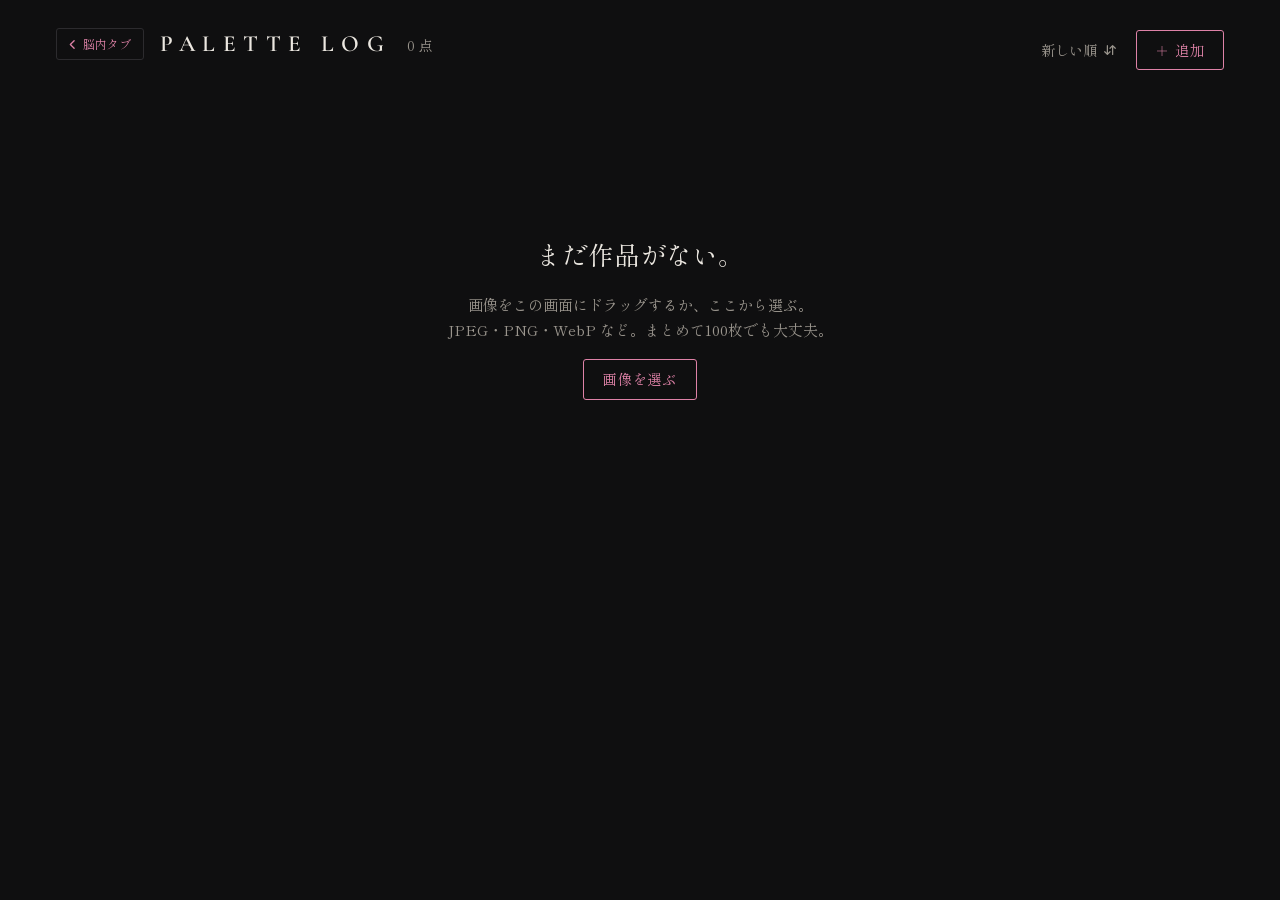
<file: apps/palette/index.html>
<!doctype html>
<html lang="ja">
<head>
  <meta charset="utf-8">
  <meta name="viewport" content="width=device-width, initial-scale=1, viewport-fit=cover">
  <title>PALETTE LOG</title>

  <!-- スマホの「ホーム画面に追加」でアプリっぽく開くための設定 -->
    <link rel="icon" href="icons/icon-192.png">
  <link rel="apple-touch-icon" href="icons/apple-touch-icon.png">
  <meta name="apple-mobile-web-app-capable" content="yes">
  <meta name="mobile-web-app-capable" content="yes">
  <meta name="apple-mobile-web-app-status-bar-style" content="black-translucent">
  <meta name="theme-color" content="#0f0f10">

  <!-- 文字：欧文はCormorant、和文見出しはしっぽり明朝、本文は禅角ゴシック -->
  <link rel="preconnect" href="https://fonts.googleapis.com">
  <link rel="preconnect" href="https://fonts.gstatic.com" crossorigin>
  <link rel="stylesheet" href="https://fonts.googleapis.com/css2?family=Cormorant+Garamond:wght@500;600&family=Shippori+Mincho:wght@500&family=Zen+Kaku+Gothic+New:wght@400;500&display=swap">

  <link rel="stylesheet" href="style.css">
</head>
<body>
<!--
  =========================================================
  index.html ― 画面の「骨組み」だけを書くファイル
  ---------------------------------------------------------
  ・ギャラリー（一覧）と、作品詳細（上に重なる画面）の2つでできています。
  ・id="..." は JavaScript から探すための名前なので、変えないでください。
  ・アプリ名は js/config.js の APP_NAME で変えられます（ここの <title> も自動で変わる）。
  =========================================================
-->

<header class="top">
  <div class="brand">
    <a class="nt-back" href="../../#apps"><svg viewBox="0 0 24 24" fill="none" stroke="currentColor" stroke-width="2.4" stroke-linecap="round" stroke-linejoin="round" aria-hidden="true"><path d="M15 5l-7 7 7 7"/></svg>脳内タブ</a>
    <h1 id="app-name" class="app-name">PALETTE LOG</h1>
    <p id="count" class="count"></p>
  </div>
  <div class="top-actions">
    <button type="button" id="sort" class="btn-text" aria-label="並び順を切り替える">
      <span id="sort-label">新しい順</span>
      <svg viewBox="0 0 16 16" aria-hidden="true"><path d="M5 3v10M2 10l3 3 3-3M11 13V3M8 6l3-3 3 3"/></svg>
    </button>
    <button type="button" id="add" class="btn-line">＋ 追加</button>
  </div>
</header>

<!-- 絞り込み：黒猫 ｜ 暖色・寒色… ｜ 低彩度… ｜ 暗い… ｜ 青系… -->
<div id="controls" class="controls" hidden>
  <div id="filters" class="filters" role="group" aria-label="絞り込み"></div>
  <button type="button" id="clear-filter" class="btn-text clear" hidden>解除</button>
</div>

<main>
  <!-- 作品が1つもないとき -->
  <div id="empty" class="empty" hidden>
    <p class="empty-title">まだ作品がない。</p>
    <p class="empty-text">画像をこの画面にドラッグするか、ここから選ぶ。<br>JPEG・PNG・WebP など。まとめて100枚でも大丈夫。</p>
    <button type="button" id="empty-add" class="btn-line">画像を選ぶ</button>
  </div>

  <!-- 絞り込みで0件のとき -->
  <p id="no-match" class="no-match" hidden>この条件の作品はない。</p>

  <!-- ギャラリー本体（js/gallery.js が中身を作る） -->
  <div id="gallery" class="gallery"></div>
</main>

<!-- ===================== 作品詳細 ===================== -->
<div id="detail" class="detail" role="dialog" aria-modal="true" aria-label="作品の詳細" hidden>
  <div class="detail-bar">
    <button type="button" id="d-close" class="btn-icon" aria-label="閉じる">×</button>
    <span id="d-count" class="d-count"></span>
    <div class="d-nav">
      <button type="button" id="d-prev" class="btn-icon" aria-label="前の作品">‹</button>
      <button type="button" id="d-next" class="btn-icon" aria-label="次の作品">›</button>
    </div>
  </div>

  <div class="detail-body">
    <!-- 作品（黒猫はここの隅に座る） -->
    <figure class="d-figure">
      <div id="d-frame" class="d-frame">
        <img id="d-img" alt="">
      </div>
    </figure>

    <div class="d-info">
      <!-- 黒猫 -->
      <button type="button" id="d-cat" class="d-cat" aria-pressed="false">
        <span class="cat-slot"></span>
        <span id="d-cat-label">黒猫を座らせる</span>
      </button>

      <!-- 制作日 -->
      <section class="d-section">
        <h2 class="label">DATE</h2>
        <p class="d-date-row">
          <span id="d-date" class="d-date"></span>
          <span id="d-source" class="source"></span>
        </p>
        <p id="d-source-note" class="note"></p>
        <button type="button" id="d-date-edit" class="btn-text small">制作日を変える</button>

        <form id="d-date-form" class="d-date-form" hidden>
          <label for="d-date-input" class="visually-hidden">制作日</label>
          <input id="d-date-input" type="date" class="field">
          <div class="row">
            <button type="submit" class="btn-line small">この日にする</button>
            <button type="button" id="d-date-unknown" class="btn-text small">不明にする</button>
            <button type="button" id="d-date-auto" class="btn-text small">自動に戻す</button>
            <button type="button" id="d-date-cancel" class="btn-text small">やめる</button>
          </div>
          <p id="d-auto-note" class="note"></p>
        </form>
      </section>

      <!-- 色 -->
      <section id="d-metrics" class="d-section">
        <h2 class="label">COLOR PALETTE</h2>
        <div id="d-band" class="band" aria-hidden="true"></div>
        <ul id="d-swatches" class="swatches"></ul>

        <dl class="metrics">
          <div>
            <dt>明度</dt>
            <dd><span id="d-bright-v" class="num"></span><span class="meter"><span id="d-bright-bar"></span></span></dd>
          </div>
          <div>
            <dt>彩度</dt>
            <dd><span id="d-sat-v" class="num"></span><span class="meter"><span id="d-sat-bar"></span></span></dd>
          </div>
          <div>
            <dt>色温度</dt>
            <dd id="d-temp"></dd>
          </div>
          <div>
            <dt>色系</dt>
            <dd id="d-hues"></dd>
          </div>
        </dl>
      </section>

      <section class="d-section">
        <p id="d-file" class="note file"></p>
        <button type="button" id="d-delete" class="btn-text small danger">削除</button>
      </section>
    </div>
  </div>
</div>

<!-- 取り込み中の表示 -->
<div id="progress" class="progress" hidden>
  <span id="progress-text"></span>
  <span class="progress-track"><span id="progress-fill"></span></span>
</div>

<!-- ドラッグ中の表示 -->
<div id="drop" class="drop" hidden>
  <p>ここに落とす</p>
</div>

<div id="toast" class="toast" role="status" hidden></div>

<!-- 画像を選ぶための見えない部品（複数選択OK） -->
<input id="file-input" type="file" accept="image/jpeg,image/png,image/webp,image/gif,image/avif,image/*" multiple hidden>

<!-- 読み込む順番が大事：設定 → 保存 → 解析 → 表示 → 全体の流れ -->
<script src="js/config.js"></script>
<script src="js/db.js"></script>
<script src="js/date-reader.js"></script>
<script src="js/color.js"></script>
<script src="js/model.js"></script>
<script src="js/filters.js"></script>
<script src="js/cat.js"></script>
<script src="js/importer.js"></script>
<script src="js/gallery.js"></script>
<script src="js/detail.js"></script>
<script src="js/app.js"></script>
</body>
</html>
</file>
<file: style.css>
/* =========================================================
   style.css ― 見た目（色・文字の大きさ・余白・ハルの動き）を担当
   ---------------------------------------------------------
   ・色を変えたいときは、一番上の「色の設定」だけ直せば全体に反映されます。
   ・基本はダークモード（端末の設定に関係なく暗い配色）。
   ・段の並び：土台 → 文字 → ボタン → 入力欄 → 各画面 → ハル
   レイアウト方針：1カラム・余白多め。上に「いま」、親指の届く下側に大きなボタン。
   ========================================================= */

/* ---------- 色と文字の設定（ダーク：基本） ---------- */
:root {
  --bg: #17161f;          /* 背景：すこし紫がかった夜の色 */
  --surface: #211f2b;     /* カード・入力欄の地 */
  --surface-2: #2c2939;   /* 少し強いボタンの地 */
  --line: #393549;        /* 枠線 */
  --fg: #efeaf1;          /* 文字 */
  --muted: #a09bb0;       /* 薄い文字 */
  --accent: #de82a7;      /* アクセント：春千夜カラー */
  --on-accent: #2a0f1c;   /* アクセント上の文字（淡いピンクの上は白だと読みにくいので濃い色） */
  --accent-weak: rgba(222, 130, 167, 0.16);
  --gold: #f2c450;        /* ハルの目の色（小さな差し色） */
  --danger: #ef8a7e;
  --on-danger: #2a1210;

  /* ハルの色 */
  --cat: #0b0a10;         /* 毛の黒 */
  --cat-rim: #45405a;     /* 背景から浮かせるための細い輪郭 */
  --cat-eye: #f4c542;     /* 金色の目 */
  --angel: #fbf7f2;       /* 胸のエンジェルマーク */

  /* 文字：游明朝（iPhoneには游明朝が入っていないので、ヒラギノ明朝で出る） */
  --font-display: 'Yu Mincho', 'YuMincho', 'Hiragino Mincho ProN', 'Hiragino Mincho Pro', 'Noto Serif JP', serif;
  --font-body: 'Yu Mincho', 'YuMincho', 'Hiragino Mincho ProN', 'Hiragino Mincho Pro', 'Noto Serif JP', serif;

  --radius: 4px;          /* 角の丸み：キリッとさせるため小さく */
  color-scheme: dark;
}

/* ---------- ライトモード ----------
   基本は常にダーク。明るい配色は data-theme="light" が付いたときだけ使う。 */
:root[data-theme="light"] {
  --bg: #f6f2f5;
  --surface: #ffffff;
  --surface-2: #efe8ee;
  --line: #e0d6de;
  --fg: #251f29;
  --muted: #6d6575;
  --accent: #b85a82;      /* 春千夜カラー（明るい地では #de82a7 だと文字が読めないので少し濃く） */
  --on-accent: #ffffff;
  --accent-weak: rgba(222, 130, 167, 0.14);
  --gold: #b07d12;
  --danger: #b3392d;
  --on-danger: #ffffff;
  --cat-rim: #0b0a10;
  color-scheme: light;
}

/* ---------- 土台 ---------- */
* { box-sizing: border-box; }
[hidden] { display: none !important; }

/* 文字の大きさ（全体）
   ここの数字ひとつで、アプリ全体の文字・ボタン・余白がまとめて大きく／小さくなる。
   16px がもとの大きさ。小さくしたいなら数字を下げる（13〜15pxくらいがおすすめ）。
   ※ 入力欄だけは、iPhoneが勝手に拡大しないよう16pxより小さくならないようにしてある */
html { font-size: 14px; }

html, body { height: 100%; }
body {
  margin: 0;
  background: var(--bg);
  color: var(--fg);
  font-family: var(--font-body);
  font-size: 1.07rem; /* 本文（もとは17px） */
  line-height: 1.6;
  -webkit-text-size-adjust: 100%;
  -webkit-tap-highlight-color: transparent;
}

.app {
  max-width: 34rem;
  min-height: 100%;
  margin: 0 auto;
  padding-inline: 20px;
  padding-block: calc(26px + env(safe-area-inset-top, 0px)) calc(26px + env(safe-area-inset-bottom, 0px));
  display: flex;
  flex-direction: column;
}

.screen {
  flex: 1;
  display: flex;
  flex-direction: column;
  gap: 1.4rem;
}

p, h1, h2, h3 { margin: 0; }

.visually-hidden {
  position: absolute; width: 1px; height: 1px;
  overflow: hidden; clip: rect(0 0 0 0); white-space: nowrap;
}

/* ---------- 文字 ---------- */
.question {
  font-family: var(--font-display);
  font-weight: 600;
  font-size: clamp(2.1rem, 7.9vw, 2.8rem);
  line-height: 1.25;
  letter-spacing: 0.02em;
  padding-top: 0.4rem;
}

.label {
  color: var(--muted);
  font-size: 1rem;
  letter-spacing: 0.08em;
}

.now-text {
  font-family: var(--font-display);
  font-weight: 700;
  font-size: clamp(1.6rem, 6vw, 2.2rem);
  line-height: 1.4;
  overflow-wrap: anywhere;
  word-break: auto-phrase; /* 日本語を文節で折り返す（対応ブラウザのみ） */
}
.now-text-xl { font-size: clamp(1.9rem, 7vw, 2.6rem); }

.screen-title {
  font-family: var(--font-display);
  font-size: 1.35rem;
  font-weight: 600;
  letter-spacing: 0.04em;
}
.screen-title.is-small {
  color: var(--muted);
  font-size: 1rem;
  letter-spacing: 0.12em;
}

.section-title {
  color: var(--muted);
  font-size: 0.95rem;
  font-weight: 700;
  letter-spacing: 0.1em;
}

.count {
  display: inline-block;
  min-width: 1.6em;
  margin-left: 0.45em;
  padding: 0 0.45em;
  border-radius: 3px;
  background: var(--accent-weak);
  color: var(--accent);
  font-size: 0.9em;
  font-variant-numeric: tabular-nums;
  text-align: center;
}
.count:empty { display: none; }

.empty {
  color: var(--muted);
  font-size: 1.05rem;
  padding: 2rem 0;
  text-align: center;
}

/* ---------- ボタン ---------- */
.btn {
  appearance: none;
  border: 1.5px solid transparent;
  border-radius: 4px;
  min-height: 3.25rem;
  padding: 0.6rem 1.1rem;
  font: inherit;
  font-size: 1.1rem;
  font-weight: 700;
  color: var(--fg);
  background: transparent;
  cursor: pointer;
  transition: transform 0.08s ease, background-color 0.15s ease;
}
.btn:active { transform: scale(0.97); }

.btn-primary {
  background: var(--accent);
  color: var(--on-accent);
  border-radius: var(--radius);
}
.btn-huge {
  width: 100%;
  min-height: 5.5rem;
  font-family: var(--font-display);
  font-size: 1.7rem;
  font-weight: 600;
  letter-spacing: 0.05em;
  border-radius: 4px;
}
.btn-solid { background: var(--surface-2); }
.btn-quiet { background: var(--surface); border-color: var(--line); }
.btn-ghost { color: var(--muted); }
.btn-danger { background: var(--danger); color: var(--on-danger); }
.btn-small { min-height: 2.75rem; font-size: 1rem; padding: 0.45rem 1rem; }

/* アイコン付きの小さいボタン（声・画像） */
.btn-tool {
  display: inline-flex;
  align-items: center;
  gap: 0.4rem;
  min-height: 2.75rem;
  padding: 0.4rem 1rem;
  font-size: 1rem;
  background: var(--surface);
  border-color: var(--line);
  border-radius: 3px;
  color: var(--muted);
}
.btn-tool svg { width: 1.15rem; height: 1.15rem; }
.btn-tool.is-on { color: var(--on-accent); background: var(--accent); border-color: var(--accent); }

:focus-visible {
  outline: 3px solid var(--accent);
  outline-offset: 2px;
}

.row {
  display: flex;
  gap: 0.75rem;
  flex-wrap: wrap;
}
.row .btn { flex: 1; }

/* ---------- 入力欄 ---------- */
.field {
  width: 100%;
  font: inherit;
  font-size: max(16px, 1.3rem); /* 16px以上にしてiPhoneの自動ズームを防ぐ */
  color: var(--fg);
  background: var(--surface);
  border: 1.5px solid var(--line);
  border-radius: 4px;
  padding: 0.95rem 1.1rem;
}
.field::placeholder { color: var(--muted); opacity: 0.8; }
/* iPhone の日付欄は中身の幅で横にはみ出すので、枠に収める */
input[type="date"].field {
  -webkit-appearance: none;
  appearance: none;
  display: block;
  min-width: 0;
  max-width: 100%;
  min-height: 3rem;
}
input[type="date"].field::-webkit-date-and-time-value { text-align: left; margin: 0; }
.field:focus { outline: none; border-color: var(--accent); }
.field-big {
  font-size: 1.5rem;
  line-height: 1.5;
  min-height: 9rem;
  resize: none;
}
.field-search {
  font-size: max(16px, 1.1rem);
  padding: 0.75rem 1rem;
  border-radius: 3px;
}

/* ---------- 1. ホーム ----------
   上：思いついた（入力欄・カテゴリボタン・退避）
   下：いまの作業（小さめ） */
.capture-form {
  display: flex;
  flex-direction: column;
  gap: 0.9rem;
}
/* 入力欄の右上にハルが座っている */
.capture-box {
  position: relative;
}
.capture-box .haru {
  position: absolute;
  right: 18px;
  bottom: calc(100% - 9px); /* 入力欄のふちに座らせる（見出しの右側にはみ出す） */
  width: 72px;
  z-index: 1;
}
.capture-box .haru-bubble { right: 30%; top: -1.9rem; } /* 見出しの文字にかぶらないよう、ハルの頭の上に出す */
.capture-form .question { padding-top: 1.4rem; } /* ハルのふきだしが出るすきま */

/* ワンタップのカテゴリボタン */
.quick-cats {
  display: grid;
  grid-template-columns: repeat(2, 1fr); /* 2列×2段（4つのとき）。3つにするなら repeat(3, 1fr) */
  gap: 0.6rem;
}
.quick-cat {
  appearance: none;
  min-height: 3.6rem;
  padding: 0.4rem 0.3rem;
  border: 1.5px solid var(--accent);
  border-radius: 4px;
  background: var(--accent-weak);
  color: var(--accent);
  font: inherit;
  font-family: var(--font-display);
  font-size: 1.05rem;
  font-weight: 600;
  line-height: 1.3;
  cursor: pointer;
  transition: transform 0.08s ease;
}
.quick-cat:active { transform: scale(0.96); }
.capture-form .btn-huge { min-height: 4.4rem; font-size: 1.5rem; }
.tools { display: flex; gap: 0.6rem; flex-wrap: wrap; }

.attach {
  position: relative;
  width: 7rem;
}
.attach img {
  display: block;
  width: 100%;
  aspect-ratio: 1;
  object-fit: cover;
  border-radius: 4px;
}
.attach-remove {
  position: absolute;
  top: -0.5rem;
  right: -0.5rem;
  width: 2rem;
  height: 2rem;
  border-radius: 50%;
  border: 0;
  background: var(--surface-2);
  color: var(--fg);
  font-size: 1rem;
  cursor: pointer;
}

/* いまの作業（下に小さく） */
.now-box {
  display: flex;
  flex-direction: column;
  gap: 0.8rem;
  padding: 1rem 1.1rem 1.1rem;
  border-radius: var(--radius);
  background: var(--surface);
}
.now-form,
.now-view {
  display: flex;
  flex-direction: column;
  gap: 0.5rem;
}
.now-row { display: flex; gap: 0.5rem; }
.now-row .field { flex: 1; min-width: 0; font-size: max(16px, 1.1rem); padding: 0.6rem 0.9rem; background: var(--bg); }
.now-row .btn { flex: none; }
.now-box .now-text { font-size: clamp(1.2rem, 4.4vw, 1.5rem); }
.now-box .row .btn { min-height: 2.6rem; }

/* 「まだやってる？」の軽い確認 */
.check {
  display: flex;
  flex-direction: column;
  gap: 0.8rem;
  padding: 1rem 1.1rem;
  border-radius: 4px;
  background: var(--accent-weak);
}
.check p { font-weight: 700; }

.home-foot {
  display: grid;
  grid-template-columns: 1fr; /* 「わたし、何してた？」を隠したので、「あとで見る」を横いっぱいに */
  gap: 0.75rem;
}
.home-foot .btn {
  padding-inline: 0.5rem;
  font-size: 1rem;
}

/* ---------- 3. あとで見る ---------- */
.page-head {
  display: flex;
  align-items: center;
  gap: 1rem;
}

.chips {
  display: flex;
  gap: 0.5rem;
  overflow-x: auto;
  padding-bottom: 0.2rem;
  scrollbar-width: none;
}
.chip {
  appearance: none;
  flex-shrink: 0;
  border: 1.5px solid var(--line);
  background: var(--surface);
  color: var(--muted);
  font: inherit;
  font-size: 0.95rem;
  font-weight: 700;
  padding: 0.4rem 0.95rem;
  border-radius: 3px;
  cursor: pointer;
}
.chip.is-on {
  background: var(--accent);
  border-color: var(--accent);
  color: var(--on-accent);
}
.chip-new { border-style: dashed; }

.tab-list {
  list-style: none;
  margin: 0;
  padding: 0;
  display: flex;
  flex-direction: column;
  gap: 0.7rem;
}

.tab-main {
  appearance: none;
  width: 100%;
  border: 1.5px solid var(--line);
  background: var(--surface);
  color: inherit;
  font: inherit;
  text-align: left;
  cursor: pointer;
  padding: 0.95rem 1.15rem;
  display: flex;
  gap: 0.9rem;
  align-items: center;
  border-radius: 4px;
}
.tab-body {
  flex: 1;
  min-width: 0;
  display: flex;
  flex-direction: column;
  gap: 0.3rem;
}
.tab-text {
  font-size: 1.2rem;
  font-weight: 700;
  line-height: 1.45;
  overflow-wrap: anywhere;
  white-space: pre-wrap;
}
.tab-meta {
  display: flex;
  flex-wrap: wrap;
  align-items: center;
  gap: 0.35rem 0.7rem;
  color: var(--muted);
  font-size: 0.9rem;
  font-variant-numeric: tabular-nums;
}
.tag {
  padding: 0 0.6rem;
  border-radius: 3px;
  background: var(--accent-weak);
  color: var(--accent);
  font-weight: 700;
}
.tab-thumb {
  width: 3.4rem;
  height: 3.4rem;
  border-radius: 4px;
  object-fit: cover;
  flex-shrink: 0;
  background: var(--surface-2);
}
.is-done .tab-text {
  color: var(--muted);
  font-weight: 400;
  text-decoration: line-through;
}

.done-box summary {
  color: var(--muted);
  cursor: pointer;
  padding: 0.75rem 0;
  font-size: 1rem;
}
.done-box .tab-list { margin-top: 0.5rem; }

/* ---------- 思いつきの詳細 ---------- */
.detail-text {
  font-family: var(--font-display);
  font-weight: 700;
  font-size: clamp(1.5rem, 5.7vw, 2rem);
  line-height: 1.45;
  overflow-wrap: anywhere;
  white-space: pre-wrap;
}
.detail-text.is-done { text-decoration: line-through; color: var(--muted); }
.detail-time { color: var(--muted); font-size: 0.95rem; margin-top: -0.6rem; }

.detail-section {
  display: flex;
  flex-direction: column;
  gap: 0.7rem;
}
.detail-image {
  display: block;
  width: 100%;
  max-height: 60vh;
  object-fit: contain;
  border-radius: 4px;
  background: var(--surface);
}
.new-cat {
  display: flex;
  gap: 0.5rem;
}
.new-cat .field { font-size: max(16px, 1.05rem); padding: 0.6rem 0.9rem; border-radius: 3px; }

.link-list {
  list-style: none;
  margin: 0;
  padding: 0;
  display: flex;
  flex-direction: column;
  gap: 0.5rem;
}
.link-item {
  display: flex;
  align-items: center;
  gap: 0.5rem;
  background: var(--surface);
  border-radius: 4px;
  padding: 0.3rem 0.4rem 0.3rem 1rem;
}
.link-item .link-open {
  flex: 1;
  min-width: 0;
  appearance: none;
  border: 0;
  background: none;
  color: var(--fg);
  font: inherit;
  text-align: left;
  padding: 0.5rem 0;
  cursor: pointer;
  overflow-wrap: anywhere;
}
.link-item .link-x {
  appearance: none;
  border: 0;
  background: none;
  color: var(--muted);
  font: inherit;
  font-size: 0.9rem;
  padding: 0.5rem 0.7rem;
  cursor: pointer;
}

/* 関連づける相手を選ぶ一覧 */
.picker {
  display: flex;
  flex-direction: column;
  gap: 0.6rem;
  padding: 1rem;
  border-radius: 4px;
  border: 1.5px dashed var(--line);
}
.picker .link-list { max-height: 16rem; overflow-y: auto; }

.detail-actions { margin-top: auto; padding-top: 1rem; }

/* ---------- ふりかえり ---------- */
.card {
  display: flex;
  flex-direction: column;
  gap: 0.9rem;
  padding: 1.2rem 1.2rem 1.3rem;
  border-radius: var(--radius);
  background: var(--surface);
}
.big-number {
  display: flex;
  align-items: baseline;
  gap: 0.4rem;
  font-family: var(--font-display);
  font-weight: 600;
}
.big-number strong {
  font-size: 3rem;
  line-height: 1;
  color: var(--accent);
  font-variant-numeric: tabular-nums;
}
.mini-list {
  list-style: none;
  margin: 0;
  padding: 0;
  display: flex;
  flex-direction: column;
}
.mini-list li {
  display: flex;
  gap: 0.9rem;
  padding: 0.55rem 0;
  border-top: 1px solid var(--line);
  align-items: baseline;
}
.mini-list li:first-child { border-top: 0; }
.mini-list .when {
  color: var(--muted);
  font-size: 0.9rem;
  flex-shrink: 0;
  min-width: 3.2rem;
  font-variant-numeric: tabular-nums;
}
.mini-list .what { flex: 1; min-width: 0; overflow-wrap: anywhere; }
.mini-list .dur {
  color: var(--muted);
  font-size: 0.9rem;
  flex-shrink: 0;
  font-variant-numeric: tabular-nums;
}
.mini-list button.what {
  appearance: none;
  border: 0;
  background: none;
  color: inherit;
  font: inherit;
  text-align: left;
  padding: 0;
  cursor: pointer;
}

/* 横棒グラフ（よく出る言葉・カテゴリ） */
.bars {
  list-style: none;
  margin: 0;
  padding: 0;
  display: flex;
  flex-direction: column;
  gap: 0.55rem;
}
.bar-row {
  display: grid;
  grid-template-columns: minmax(4.5rem, 7.5rem) 1fr 2rem;
  align-items: center;
  gap: 0.7rem;
  font-size: 0.98rem;
}
.bar-name { overflow: hidden; text-overflow: ellipsis; white-space: nowrap; }
.bar-track { height: 0.75rem; }
.bar-fill {
  height: 100%;
  min-width: 4px;
  border-radius: 0 4px 4px 0;
  background: var(--accent);
}
.bar-value {
  color: var(--muted);
  text-align: right;
  font-variant-numeric: tabular-nums;
}

/* 時間帯の縦棒グラフ */
.hours {
  display: grid;
  grid-template-columns: repeat(24, 1fr);
  align-items: end;
  gap: 2px;
  height: 6rem;
  border-bottom: 1px solid var(--line);
}
.hour {
  position: relative;
  height: 100%;
  display: flex;
  align-items: flex-end;
}
.hour span {
  display: block;
  width: 100%;
  border-radius: 4px 4px 0 0;
  background: var(--accent);
}
.hour.is-zero span { background: var(--line); height: 2px !important; border-radius: 0; }
.hour.is-peak span { background: var(--gold); }
.hour-axis {
  display: grid;
  grid-template-columns: repeat(4, 1fr);
  color: var(--muted);
  font-size: 0.8rem;
  font-variant-numeric: tabular-nums;
  margin-top: -0.5rem;
}
.note { color: var(--muted); font-size: 0.95rem; }
.note strong { color: var(--fg); }

/* ---------- 迷子救済 ---------- */
.lost {
  position: fixed;
  inset: 0;
  z-index: 10;
  background: var(--bg);
  display: flex;
  flex-direction: column;
  align-items: center;
  justify-content: center;
  gap: 2.2rem;
  padding: calc(24px + env(safe-area-inset-top, 0px)) 24px calc(24px + env(safe-area-inset-bottom, 0px));
  text-align: center;
  animation: lost-in 0.35s ease-out;
}
.lost-text {
  font-family: var(--font-display);
  font-weight: 600;
  font-size: clamp(2.2rem, 8.8vw, 3.4rem);
  line-height: 1.35;
  max-width: 16em;
  overflow-wrap: anywhere;
  word-break: auto-phrase;
  text-wrap: balance;
}
.lost .haru { width: 110px; }
.lost .btn { max-width: 22rem; }

@keyframes lost-in {
  from { opacity: 0; transform: scale(0.97); }
  to   { opacity: 1; transform: none; }
}

/* ---------- お知らせ ---------- */
.toast {
  position: fixed;
  left: 50%;
  bottom: calc(20px + env(safe-area-inset-bottom, 0px));
  transform: translateX(-50%);
  z-index: 20;
  width: max-content;
  max-width: calc(100% - 32px);
  display: flex;
  align-items: center;
  gap: 1rem;
  padding: 0.7rem 0.8rem 0.7rem 1.3rem;
  border-radius: 3px;
  background: var(--fg);
  color: var(--bg);
  font-weight: 700;
}
.toast-undo {
  appearance: none;
  border: 0;
  background: none;
  color: inherit;
  font: inherit;
  text-decoration: underline;
  padding: 0.4rem 0.6rem;
  cursor: pointer;
}

/* =========================================================
   ハル（黒猫）
   形は js/haru.js、色と動きはここ
   ========================================================= */
.haru {
  position: relative;
  cursor: pointer;
  user-select: none;
  -webkit-user-select: none;
}
.haru-svg { display: block; width: 100%; height: auto; overflow: visible; }

.haru-svg .rim > * {
  fill: var(--cat-rim);
  stroke: var(--cat-rim);
  stroke-width: 3;
  stroke-linejoin: round;
}
.haru-svg .fill > * { fill: var(--cat); stroke: var(--cat); stroke-width: 0.5; stroke-linejoin: round; }
.haru-svg .rim-line { fill: none; stroke: var(--cat-rim); stroke-width: 10; stroke-linecap: round; }
.haru-svg .fill-line { fill: none; stroke: var(--cat); stroke-width: 7; stroke-linecap: round; }
.haru-svg .angel { fill: var(--angel); }
.haru-svg .eye { fill: var(--cat-eye); }
.haru-svg .pupil { fill: #140f06; }
.haru-svg .haru-eyes-closed path {
  fill: none;
  stroke: var(--cat-eye);
  stroke-width: 2;
  stroke-linecap: round;
  opacity: 0.55;
}

/* --- いつもの動き --- */
.haru-tail {
  transform-box: view-box;
  transform-origin: 40px 120px;
  animation: haru-tail 3.4s ease-in-out infinite alternate;
}
.haru-eyes {
  transform-box: fill-box;
  transform-origin: center;
  animation: haru-blink 5s infinite;
}
.haru-ear-l {
  transform-box: view-box;
  transform-origin: 47px 33px;
  animation: haru-ear 8s infinite;
}
.haru-eyes-closed { display: none; }

@keyframes haru-tail {
  from { transform: rotate(-3deg); }
  to   { transform: rotate(9deg); }
}
@keyframes haru-blink {
  0%, 92%, 100% { transform: scaleY(1); }
  95%           { transform: scaleY(0.1); }
}
@keyframes haru-ear {
  0%, 78%, 86%, 100% { transform: rotate(0); }
  82%                { transform: rotate(-12deg); }
}

/* --- 寝てるとき（いまの作業が未登録のとき） --- */
.haru.is-sleeping .haru-eyes { display: none; }
.haru.is-sleeping .haru-eyes-closed { display: inline; }
.haru.is-sleeping .haru-tail { animation-duration: 7s; }
.haru.is-sleeping .haru-breath {
  transform-box: view-box;
  transform-origin: 60px 122px;
  animation: haru-breath 3.6s ease-in-out infinite;
}
@keyframes haru-breath {
  0%, 100% { transform: scale(1, 1); }
  50%      { transform: scale(1.015, 1.03); }
}

.haru-z {
  display: none;
  position: absolute;
  top: -0.6rem;
  right: 0;
  font-family: var(--font-display);
  font-weight: 600;
  color: var(--muted);
  font-size: 1.1rem;
  pointer-events: none;
}
.haru.is-sleeping .haru-z {
  display: block;
  animation: haru-z 3s ease-in-out infinite;
}
@keyframes haru-z {
  0%   { opacity: 0; transform: translate(0, 0.4rem) scale(0.8); }
  30%  { opacity: 1; }
  100% { opacity: 0; transform: translate(0.6rem, -1rem) scale(1.2); }
}

/* --- ぴょん --- */
.haru.is-hop .haru-svg { animation: haru-hop 0.5s cubic-bezier(0.3, 0.7, 0.4, 1); }
@keyframes haru-hop {
  0%, 100% { transform: translateY(0); }
  40%      { transform: translateY(-14px); }
  70%      { transform: translateY(0) scaleY(0.95); }
}

/* --- ふきだし --- */
.haru-bubble {
  position: absolute;
  top: 0.2rem;
  right: 92%;
  z-index: 2;
  white-space: nowrap;
  padding: 0.3rem 0.8rem;
  border-radius: 3px;
  background: var(--fg);
  color: var(--bg);
  font-family: var(--font-display);
  font-weight: 600;
  font-size: 1rem;
  animation: haru-pop 0.2s ease-out;
}
@keyframes haru-pop {
  from { transform: scale(0.6); opacity: 0; }
  to   { transform: scale(1); opacity: 1; }
}

/* 動きを減らす設定の人には、アニメーションを出さない */
@media (prefers-reduced-motion: reduce) {
  .lost,
  .haru-tail,
  .haru-eyes,
  .haru-ear-l,
  .haru.is-sleeping .haru-breath,
  .haru.is-sleeping .haru-z,
  .haru.is-hop .haru-svg,
  .haru-bubble { animation: none; }
  .btn { transition: none; }
}

/* ---------- 下のメニュー（ホーム・描く・リスト・アプリ・ふりかえり） ----------
   画面の一番下に固定。メニューがある画面では、下にその分の余白を足す。 */
:root { --tabbar-h: calc(4rem + env(safe-area-inset-bottom, 0px)); }
.tabbar {
  position: fixed;
  left: 0;
  right: 0;
  bottom: 0;
  z-index: 9; /* 迷子救済（10）より下、お知らせ（20）より下 */
  display: grid;
  grid-template-columns: repeat(5, 1fr);
  max-width: 34rem;
  margin: 0 auto;
  padding: 0.35rem 0.5rem env(safe-area-inset-bottom, 0px);
  background: var(--bg);
  border-top: 1px solid var(--line);
}
.tab {
  appearance: none;
  border: 0;
  background: none;
  color: var(--muted);
  font: inherit;
  font-size: 0.72rem;
  font-weight: 700;
  min-height: 3.4rem;
  display: flex;
  flex-direction: column;
  align-items: center;
  justify-content: center;
  gap: 0.2rem;
  cursor: pointer;
  border-radius: 4px;
}
.tab svg { width: 1.45rem; height: 1.45rem; }
.tab[aria-current="page"] { color: var(--accent); }
.tab[aria-current="page"] svg { stroke-width: 2.4; }
body.has-tabbar .app { padding-bottom: calc(var(--tabbar-h) + 20px); }
body.has-tabbar .toast { bottom: calc(var(--tabbar-h) + 12px); }

/* ---------- 7. 描く（js/ui-draw.js） ---------- */
.draw-timer { align-items: stretch; text-align: center; }
.draw-face { position: relative; width: min(15rem, 70vw); aspect-ratio: 1; margin: 0.2rem auto 0.4rem; }
.draw-ring {
  --p: 0;
  position: absolute; inset: 0; border-radius: 50%;
  background: conic-gradient(var(--accent) calc(var(--p) * 1turn), var(--line) 0);
  -webkit-mask: radial-gradient(farthest-side, transparent calc(100% - 10px), #000 calc(100% - 9px));
          mask: radial-gradient(farthest-side, transparent calc(100% - 10px), #000 calc(100% - 9px));
}
.draw-timer.is-over .draw-ring { background: var(--gold); }
.draw-face-in { position: absolute; inset: 0; display: flex; flex-direction: column; align-items: center; justify-content: center; gap: 0.3rem; padding: 0 1.6rem; }
.draw-clock { font-family: var(--font-display); font-weight: 600; font-size: clamp(2.4rem, 10.5vw, 3.4rem); line-height: 1; font-variant-numeric: tabular-nums; letter-spacing: 0.02em; }
.draw-timer.is-running .draw-clock { color: var(--accent); }
.draw-timer.is-over .draw-clock { color: var(--gold); }
.draw-clock-sub { color: var(--muted); font-size: 0.82rem; line-height: 1.45; }
.draw-targets { display: grid; grid-template-columns: repeat(4, 1fr); gap: 0.4rem; }
.draw-targets .chip { padding-inline: 0; }
.draw-targets .chip:disabled { opacity: 0.45; cursor: default; }
.draw-timer .chip.is-on:disabled { opacity: 1; }

.draw-haru-row { display: flex; align-items: flex-end; gap: 0.6rem; margin: 0.2rem 0 0.4rem; }
.draw-haru { width: 70px; flex-shrink: 0; }
.draw-comment {
  flex: 1; position: relative; margin-bottom: 1.2rem;
  background: var(--surface); border-radius: 18px 18px 18px 4px; padding: 0.75rem 0.95rem;
  line-height: 1.6; font-size: 0.98rem;
}

.draw-stats { display: grid; grid-template-columns: 1fr 1fr; gap: 0.75rem; }
.draw-stat { gap: 0.25rem; }
.draw-stat strong { font-family: var(--font-display); font-weight: 600; font-size: 1.7rem; font-variant-numeric: tabular-nums; }

.draw-goal { display: flex; align-items: baseline; justify-content: space-between; gap: 0.6rem; flex-wrap: wrap; }
.draw-goal strong { font-family: var(--font-display); font-weight: 600; font-size: 1.6rem; color: var(--accent); }
.draw-meter { height: 12px; border-radius: 3px; background: var(--line); overflow: hidden; }
.draw-meter span { display: block; height: 100%; width: 0; background: var(--accent); border-radius: inherit; transition: width 0.4s; }
.draw-steps { font-variant-numeric: tabular-nums; font-size: 0.85rem; }

/* 描いた日：月ごとのカレンダー */
.draw-month-nav { display: flex; align-items: center; justify-content: space-between; gap: 0.5rem; }
.draw-month-btn { min-width: 2.75rem; font-size: 1.1rem; }
.draw-month-btn:disabled { opacity: 0.35; }
.draw-month-title { margin: 0; font-family: var(--font-display); font-weight: 700; font-size: 1.15rem; font-variant-numeric: tabular-nums; }
.draw-cal-week { display: grid; grid-template-columns: repeat(7, 1fr); gap: 4px; text-align: center; font-size: 0.72rem; font-weight: 700; color: var(--muted); }
.draw-cal-week .is-sun { color: var(--danger); }
.draw-cal-week .is-sat { color: var(--accent); }
.draw-cal { display: grid; grid-template-columns: repeat(7, 1fr); gap: 4px; }
.draw-cell {
  appearance: none; border: 0; padding: 0; font: inherit; color: var(--fg); cursor: pointer;
  aspect-ratio: 0.92; border-radius: 4px; background: color-mix(in srgb, var(--line) 55%, transparent);
  display: flex; flex-direction: column; align-items: center; justify-content: center; gap: 1px; min-width: 0;
}
.draw-cell b { font-family: var(--font-display); font-weight: 500; font-size: 0.85rem; font-variant-numeric: tabular-nums; }
.draw-cell small { font-size: 0.6rem; opacity: 0.9; white-space: nowrap; font-variant-numeric: tabular-nums; }
.draw-cell[data-lv="0"] b { opacity: 0.6; }
.draw-cell[data-lv="3"], .draw-cell[data-lv="4"] { color: var(--on-accent); }
.draw-cell.is-blank { visibility: hidden; }
.draw-cell.is-future { background: transparent; cursor: default; }
.draw-cell.is-future b { opacity: 0.3; }
.draw-cell.is-today { outline: 2px solid var(--gold); outline-offset: -2px; }
.draw-cell.is-selected { outline: 2px solid var(--fg); outline-offset: -2px; }
.draw-cell.is-today.is-selected { outline-color: var(--gold); box-shadow: inset 0 0 0 4px var(--fg); }
.draw-cell[data-lv="1"], .draw-cal-legend i[data-lv="1"] { background: color-mix(in srgb, var(--accent) 35%, var(--line)); }
.draw-cell[data-lv="2"], .draw-cal-legend i[data-lv="2"] { background: color-mix(in srgb, var(--accent) 60%, var(--line)); }
.draw-cell[data-lv="3"], .draw-cal-legend i[data-lv="3"] { background: color-mix(in srgb, var(--accent) 80%, var(--line)); }
.draw-cell[data-lv="4"], .draw-cal-legend i[data-lv="4"] { background: var(--accent); }
.draw-month-stats { display: grid; grid-template-columns: repeat(3, 1fr); gap: 0.5rem; }
.draw-mstat { gap: 0.15rem; padding: 0.7rem 0.75rem; }
.draw-mstat strong { font-family: var(--font-display); font-weight: 600; font-size: 1.25rem; color: var(--accent); font-variant-numeric: tabular-nums; }
.draw-mstat small { font-size: 0.75rem; color: var(--muted); margin-left: 0.1rem; }
.draw-day-head { display: flex; align-items: baseline; justify-content: space-between; gap: 0.6rem; }
.draw-day-head strong { font-family: var(--font-display); font-size: 1.05rem; }
.draw-day-total { color: var(--accent); font-weight: 700; font-size: 0.9rem; }
.draw-day-list { list-style: none; margin: 0; padding: 0; display: flex; flex-direction: column; gap: 0.35rem; }
.draw-day-list li { display: flex; gap: 0.9rem; font-variant-numeric: tabular-nums; }
.draw-day-list .when { color: var(--muted); min-width: 3.2rem; }
.draw-day-list .len { font-weight: 700; }
.draw-sound { align-self: center; }
.draw-cal-legend { display: flex; align-items: center; gap: 4px; justify-content: flex-end; font-size: 0.8rem; }
.draw-cal-legend i { display: inline-block; width: 12px; height: 12px; border-radius: 3px; }

.draw-log { list-style: none; margin: 0; padding: 0; display: flex; flex-direction: column; }
.draw-log-item { display: flex; align-items: center; gap: 0.8rem; padding: 0.55rem 0; border-bottom: 1px solid var(--line); }
.draw-log-item:last-child { border-bottom: 0; }
.draw-log-when { color: var(--muted); font-variant-numeric: tabular-nums; font-size: 0.9rem; min-width: 6.5rem; }
.draw-log-len { flex: 1; font-weight: 700; }
.draw-log-del { appearance: none; border: 0; background: none; color: var(--muted); font: inherit; font-size: 0.85rem; padding: 0.3rem 0.4rem; cursor: pointer; }
.draw-log-del[data-armed="1"] { color: var(--danger); font-weight: 700; }
.draw-more summary { cursor: pointer; color: var(--muted); font-weight: 700; padding: 0.3rem 0; }
.draw-inline { display: flex; flex-wrap: wrap; align-items: center; gap: 0.5rem; margin-top: 0.5rem; }
.draw-inline .field { width: auto; flex: 1 1 8rem; min-height: 2.75rem; }
.draw-inline .draw-num { flex: 0 1 5.5rem; }

/* ---------- ほかの端末と同期（js/sync.js） ---------- */
#sync-off, #sync-on { display: flex; flex-direction: column; gap: 0.7rem; }
#sync-off[hidden], #sync-on[hidden] { display: none; }
.sync-form { display: flex; gap: 0.5rem; }
.sync-form .field { flex: 1; min-width: 0; }
.sync-actions { display: flex; flex-wrap: wrap; gap: 0.5rem; }
#sync-code { font-variant-numeric: tabular-nums; letter-spacing: 0.02em; word-break: break-all; }

/* ---------- リスト（やりたいこと・目標／js/ui-lists.js） ---------- */
.seg {
  display: grid;
  grid-template-columns: 1fr 1fr;
  gap: 0.3rem;
  padding: 0.3rem;
  border-radius: 3px;
  background: var(--surface);
}
.seg button {
  appearance: none; border: 0; font: inherit; font-weight: 700; font-size: 1rem;
  padding: 0.55rem 0; border-radius: 3px; background: none; color: var(--muted); cursor: pointer;
}
.seg button[aria-pressed="true"] { background: var(--accent); color: var(--on-accent); }
.list-lead { color: var(--muted); font-size: 0.95rem; margin: 0; }
.list-form { display: flex; flex-direction: column; gap: 0.6rem; }
.list-form .row { display: flex; gap: 0.5rem; }
.list-form .field { flex: 1; min-width: 0; }
.list-items { list-style: none; margin: 0; padding: 0; display: flex; flex-direction: column; gap: 0.5rem; }
.list-item {
  display: flex; align-items: flex-start; gap: 0.75rem;
  padding: 0.85rem 0.9rem; border-radius: 4px; background: var(--surface);
}
.list-check {
  appearance: none; flex: none; width: 1.7rem; height: 1.7rem; margin-top: 0.05rem;
  border-radius: 50%; border: 2px solid var(--line); background: none; cursor: pointer;
  display: grid; place-items: center; color: var(--on-accent); padding: 0;
}
.list-check svg { width: 1rem; height: 1rem; opacity: 0; }
.list-item.is-done .list-check { background: var(--accent); border-color: var(--accent); }
.list-item.is-done .list-check svg { opacity: 1; }
.list-body { flex: 1; min-width: 0; display: flex; flex-direction: column; gap: 0.15rem; }
.list-text { overflow-wrap: anywhere; line-height: 1.5; }
.list-item.is-done .list-text { color: var(--muted); }
.list-meta { color: var(--muted); font-size: 0.82rem; }
.list-when { color: var(--accent); }
.list-del {
  appearance: none; flex: none; border: 0; background: none; color: var(--muted);
  font: inherit; font-size: 0.82rem; padding: 0.2rem 0.3rem; cursor: pointer; border-radius: 4px;
}
.list-del.is-armed { color: var(--danger); font-weight: 700; }
.list-sub { color: var(--muted); font-size: 0.9rem; font-weight: 700; letter-spacing: 0.1em; margin: 0.4rem 0 0; }

/* ---------- アプリ（天象帳・PALETTE LOG・夜明け前暗室） ---------- */
.app-cards { display: flex; flex-direction: column; gap: 0.75rem; }
.app-card {
  display: flex; align-items: center; gap: 1rem;
  padding: 1rem 1.1rem; border-radius: var(--radius);
  background: var(--surface); color: var(--fg); text-decoration: none;
  border: 1.5px solid transparent;
}
.app-card:active { transform: scale(0.98); border-color: var(--accent); }
.app-icon {
  flex: none; width: 3.2rem; height: 3.2rem; border-radius: 4px;
  display: grid; place-items: center; background: var(--accent-weak); color: var(--accent);
}
.app-icon svg { width: 1.7rem; height: 1.7rem; }
.app-name { font-family: var(--font-display); font-weight: 600; font-size: 1.2rem; }
.app-desc { color: var(--muted); font-size: 0.9rem; line-height: 1.5; }
.app-go { margin-left: auto; color: var(--muted); flex: none; }
.app-go svg { width: 1.2rem; height: 1.2rem; }
.list-tag { display: inline-block; margin-right: 0.5em; padding: 0 0.4em; border: 1px solid var(--line); border-radius: 3px; font-size: 0.75rem; }
</file>
<file: apps/palette/style.css>
/* =========================================================
   style.css ― 見た目を担当するファイル
   ---------------------------------------------------------
   コンセプト：夜の個人美術館。
   ・地は黒〜チャコール。UIにはアクセント色をほぼ使わず、作品の色を主役にする。
   ・遊び心は黒猫マークだけ。
   ・色を変えたいときは、一番上の :root の中だけ直せばOK。
   ・段の並び：土台 → ヘッダー → フィルター → ギャラリー → 詳細 → 黒猫 → その他
   レイアウト：作品は縦横比のまま、1行ごとに高さを揃えて並べる（トリミングしない）。
   ========================================================= */

:root {
  /* 色（このアプリは意図的にダーク1種類だけ） */
  --bg: #0f0f10;          /* 展示室の暗がり */
  --bg-raise: #161618;
  --surface: #1c1c1f;
  --line: #2c2b2e;
  --fg: #ebe7e0;          /* 作品ラベルの生成り色 */
  --muted: #9a958d;
  --faint: #645f59;
  --accent: #de82a7;      /* 春千夜カラー。脳内タブにそろえた */
  --danger: #d9776a;
  --cat: #060607;         /* 黒猫 */
  --cat-rim: #5a554f;     /* 黒猫の輪郭（暗い絵の上でも見えるように） */
  --cat-eye: #e6b84a;     /* 黒猫の目 */

  /* 文字 */
  --font-display: 'Cormorant Garamond', 'Times New Roman', serif;   /* 欧文・数字 */
  --font-mincho: 'Yu Mincho', 'YuMincho', 'Shippori Mincho', 'Hiragino Mincho ProN', serif;
  --font-body: 'Yu Mincho', 'YuMincho', 'Hiragino Mincho ProN', 'Shippori Mincho', serif; /* 游明朝にそろえた */

  /* ギャラリー：1行の高さと、作品どうしの間隔 */
  --row-h: 180px;
  --gap: 14px;
  --side: 18px;

  color-scheme: dark;
}
@media (min-width: 640px) {
  :root { --row-h: 240px; --gap: 20px; --side: 32px; }
}
@media (min-width: 1100px) {
  :root { --row-h: 290px; --gap: 26px; --side: 56px; }
}

/* ---------- 土台 ---------- */
* { box-sizing: border-box; }
[hidden] { display: none !important; }

html { -webkit-text-size-adjust: 100%; }
body {
  margin: 0;
  min-height: 100%;
  background: var(--bg);
  color: var(--fg);
  font-family: var(--font-body);
  font-size: 15px;
  line-height: 1.7;
  word-break: auto-phrase; /* 日本語を文節で折り返す（対応ブラウザのみ） */
  -webkit-tap-highlight-color: transparent;
}
body.is-detail-open { overflow: hidden; }

h1, h2, h3, p { margin: 0; }
button { font: inherit; color: inherit; }
:focus-visible { outline: 2px solid var(--fg); outline-offset: 3px; }

.visually-hidden {
  position: absolute; width: 1px; height: 1px;
  overflow: hidden; clip: rect(0 0 0 0); white-space: nowrap;
}

/* ---------- ボタン ---------- */
.btn-line {
  appearance: none;
  border: 1px solid var(--fg);
  background: transparent;
  border-radius: 3px;
  padding: 0.45rem 1.15rem;
  font-size: 0.9rem;
  letter-spacing: 0.06em;
  cursor: pointer;
  white-space: nowrap;
}
.btn-line:hover { background: var(--fg); color: var(--bg); }
.btn-text {
  appearance: none;
  border: 0;
  background: none;
  color: var(--muted);
  padding: 0.4rem 0.2rem;
  font-size: 0.9rem;
  cursor: pointer;
  display: inline-flex;
  align-items: center;
  gap: 0.35rem;
  white-space: nowrap;
}
.btn-text:hover { color: var(--fg); }
.btn-text svg { width: 14px; height: 14px; fill: none; stroke: currentColor; stroke-width: 1.4; stroke-linecap: round; stroke-linejoin: round; }
.small { font-size: 0.82rem; }
.danger { color: var(--danger); }
.btn-icon {
  appearance: none;
  border: 0;
  background: none;
  width: 44px;
  height: 44px;
  font-size: 1.7rem;
  line-height: 1;
  cursor: pointer;
  border-radius: 50%;
}
.btn-icon:disabled { opacity: 0.25; cursor: default; }
.btn-icon:not(:disabled):hover { background: rgba(255, 255, 255, 0.06); }

.field {
  font: inherit;
  color: var(--fg);
  background: var(--surface);
  border: 1px solid var(--line);
  border-radius: 4px;
  padding: 0.5rem 0.7rem;
  font-size: 1rem;
}

/* ---------- ヘッダー ---------- */
.top {
  display: flex;
  align-items: flex-end;
  justify-content: space-between;
  gap: 1rem;
  flex-wrap: wrap;
  padding: calc(28px + env(safe-area-inset-top, 0px)) var(--side) 18px;
  max-width: 1600px;
  margin: 0 auto;
}
.brand { display: flex; align-items: baseline; gap: 1rem; flex-wrap: wrap; }
.app-name {
  font-family: var(--font-display);
  font-weight: 600;
  font-size: 1.45rem;
  letter-spacing: 0.32em;
  line-height: 1.2;
}
.count {
  color: var(--muted);
  font-size: 0.85rem;
  font-variant-numeric: tabular-nums;
}
.top-actions { display: flex; align-items: center; gap: 1rem; }

/* ---------- フィルター ---------- */
.controls {
  position: sticky;
  top: 0;
  z-index: 5;
  display: flex;
  align-items: center;
  gap: 0.5rem;
  padding: 10px var(--side);
  padding-top: calc(10px + env(safe-area-inset-top, 0px));
  max-width: 1600px;
  margin: 0 auto;
  background: rgba(15, 15, 16, 0.9);
  -webkit-backdrop-filter: blur(10px);
  backdrop-filter: blur(10px);
}
.filters {
  flex: 1;
  min-width: 0;
  display: flex;
  align-items: center;
  gap: 0.45rem;
  overflow-x: auto;
  scrollbar-width: none;
  padding-block: 2px;
}
.filters::-webkit-scrollbar { display: none; }
.chip {
  appearance: none;
  flex-shrink: 0;
  display: inline-flex;
  align-items: center;
  gap: 0.4rem;
  border: 1px solid var(--line);
  background: transparent;
  color: var(--muted);
  border-radius: 3px;
  padding: 0.28rem 0.85rem;
  font-size: 0.85rem;
  cursor: pointer;
  white-space: nowrap;
}
.chip:hover { color: var(--fg); border-color: var(--faint); }
.chip.is-on { background: var(--fg); border-color: var(--fg); color: var(--bg); }
.chip .dot { width: 8px; height: 8px; border-radius: 50%; }
.chip .cat-icon { width: 13px; height: 16px; }
.chip-sep { flex-shrink: 0; width: 1px; height: 1rem; background: var(--line); margin: 0 0.3rem; }
.clear { flex-shrink: 0; }

/* ---------- ギャラリー ---------- */
main {
  max-width: 1600px;
  margin: 0 auto;
  padding: 0 var(--side) calc(80px + env(safe-area-inset-bottom, 0px));
}

.year-block { margin-top: 3.2rem; }
.year-block:first-child { margin-top: 1.6rem; }
.year {
  font-family: var(--font-display);
  font-weight: 500;
  font-size: clamp(2.6rem, 7vw, 4.4rem);
  line-height: 1;
  letter-spacing: 0.02em;
  font-variant-numeric: lining-nums;
}
.year-note { color: var(--muted); font-size: 0.85rem; margin-top: 0.6rem; }
.month {
  font-family: var(--font-mincho);
  font-weight: 500;
  font-size: 1rem;
  color: var(--muted);
  letter-spacing: 0.14em;
  margin: 2rem 0 0.9rem;
}
.year + .month { margin-top: 1.2rem; }
.year-note + .flow { margin-top: 1.4rem; }

/* 縦横比を保ったまま、1行の高さを揃えて並べる */
.flow {
  display: flex;
  flex-wrap: wrap;
  gap: var(--gap);
}
.work {
  /* 縦横比（--ar）に比例して伸び縮みするので、同じ行の作品は同じ高さになる */
  flex: var(--ar) 1 calc(var(--ar) * var(--row-h));
  max-width: min(100%, calc(var(--ar) * var(--row-h) * 1.7)); /* 伸びすぎ防止 */
  aspect-ratio: var(--ar);
  min-width: 0;
  position: relative;
  padding: 0;
  border: 0;
  border-radius: 1px;
  background: var(--surface);
  cursor: zoom-in;
  box-shadow: 0 12px 28px rgba(0, 0, 0, 0.35);
  transition: transform 0.25s ease;
}
.work:hover { transform: translateY(-2px); }
.work img {
  display: block;
  width: 100%;
  height: 100%;
  object-fit: cover; /* 枠の縦横比＝作品の縦横比なので、実際には切れない */
  opacity: 0;
  transition: opacity 0.5s ease;
}
.work img.is-loaded { opacity: 1; }
.flow-end {
  /* 最後の行が伸びすぎないための詰め物（幅0。左の間隔も打ち消して、余計な折り返しを防ぐ） */
  flex: 1e6 1 0;
  height: 0;
  margin-left: calc(-1 * var(--gap));
}

.empty {
  text-align: center;
  padding: 16vh 1rem 0;
  display: flex;
  flex-direction: column;
  align-items: center;
  gap: 1rem;
}
.empty-title { font-family: var(--font-mincho); font-size: 1.6rem; }
.empty-text { color: var(--muted); word-break: auto-phrase; text-wrap: balance; }
.no-match { color: var(--muted); text-align: center; padding: 12vh 0; font-family: var(--font-mincho); }

/* ---------- 作品詳細 ---------- */
.detail {
  position: fixed;
  inset: 0;
  z-index: 50;
  overflow-y: auto;
  background: var(--bg);
  /* 作品の代表色を、展示室の照明のようにうっすら背景に */
  background:
    radial-gradient(ellipse 80% 60% at 35% 25%, color-mix(in srgb, var(--tint, #000) 20%, transparent), transparent 70%),
    var(--bg);
  animation: detail-in 0.25s ease-out;
}
@keyframes detail-in { from { opacity: 0; } to { opacity: 1; } }

.detail-bar {
  position: sticky;
  top: 0;
  z-index: 2;
  display: flex;
  align-items: center;
  gap: 0.6rem;
  padding: calc(8px + env(safe-area-inset-top, 0px)) calc(var(--side) - 10px) 8px;
  background: rgba(15, 15, 16, 0.86);
  -webkit-backdrop-filter: blur(10px);
  backdrop-filter: blur(10px);
}
.d-count { color: var(--muted); font-size: 0.85rem; font-variant-numeric: tabular-nums; }
.d-nav { margin-left: auto; display: flex; gap: 0.25rem; }

.detail-body {
  max-width: 1500px;
  margin: 0 auto;
  padding: 0 var(--side) calc(60px + env(safe-area-inset-bottom, 0px));
  display: grid;
  gap: 2.4rem;
}
@media (min-width: 960px) {
  .detail-body {
    grid-template-columns: minmax(0, 1fr) 340px;
    align-items: start;
    gap: 3.5rem;
  }
  .d-info { position: sticky; top: 70px; }
}

.d-figure { margin: 0; display: flex; justify-content: center; min-width: 0; }
.d-frame { position: relative; max-width: 100%; }
.d-frame img {
  display: block;
  max-width: 100%;
  max-height: 72vh;
  width: auto;
  height: auto;
  box-shadow: 0 24px 60px rgba(0, 0, 0, 0.55);
}
@media (min-width: 960px) {
  .d-frame img { max-height: calc(100vh - 110px); }
}

.d-info { display: flex; flex-direction: column; gap: 2rem; min-width: 0; }
.d-section { display: flex; flex-direction: column; gap: 0.7rem; }
.label {
  font-family: var(--font-body);
  font-weight: 500;
  font-size: 0.7rem;
  letter-spacing: 0.3em;
  color: var(--muted);
}
.note { color: var(--muted); font-size: 0.82rem; }
.note.file { overflow-wrap: anywhere; color: var(--faint); }
.row { display: flex; flex-wrap: wrap; gap: 0.6rem 1rem; align-items: center; }

.d-date-row { display: flex; align-items: baseline; gap: 0.8rem; flex-wrap: wrap; }
.d-date { font-family: var(--font-mincho); font-size: 1.45rem; }
.source {
  font-size: 0.72rem;
  letter-spacing: 0.08em;
  padding: 0.05rem 0.55rem;
  border: 1px solid var(--faint);
  border-radius: 3px;
  color: var(--muted);
}
.source[data-source='manual'] { border-color: var(--fg); color: var(--fg); }
.source[data-source='unknown'] { border-style: dashed; }
.d-section > .btn-text { align-self: flex-start; }
.d-date-form { display: flex; flex-direction: column; gap: 0.7rem; padding: 1rem; background: var(--bg-raise); border-radius: 4px; }

/* COLOR PALETTE */
.band { display: flex; height: 14px; border-radius: 2px; overflow: hidden; }
.band span { display: block; min-width: 3px; }
.swatches {
  list-style: none;
  margin: 0;
  padding: 0;
  display: grid;
  grid-template-columns: repeat(5, minmax(0, 1fr));
  gap: 0.6rem;
}
.swatches li { display: flex; flex-direction: column; gap: 0.25rem; }
.swatch { display: block; aspect-ratio: 1; border-radius: 2px; box-shadow: inset 0 0 0 1px rgba(255, 255, 255, 0.06); }
.hex { font-size: 0.68rem; letter-spacing: 0.04em; font-variant-numeric: tabular-nums; color: var(--muted); }
.pct { font-size: 0.66rem; color: var(--faint); font-variant-numeric: tabular-nums; }

.metrics {
  margin: 0.6rem 0 0;
  display: grid;
  grid-template-columns: 1fr 1fr;
  gap: 1.1rem 1.4rem;
}
.metrics dt { font-size: 0.75rem; color: var(--muted); letter-spacing: 0.1em; }
.metrics dd { margin: 0.2rem 0 0; display: flex; flex-direction: column; gap: 0.35rem; }
.num { font-family: var(--font-display); font-size: 1.7rem; line-height: 1; font-variant-numeric: lining-nums tabular-nums; }
.meter { display: block; height: 2px; background: var(--line); }
.meter span { display: block; height: 100%; background: var(--fg); }

/* 黒猫ボタン */
.d-cat {
  align-self: flex-start;
  appearance: none;
  display: inline-flex;
  align-items: center;
  gap: 0.65rem;
  border: 1px solid var(--line);
  background: transparent;
  color: var(--muted);
  border-radius: 3px;
  padding: 0.5rem 1.1rem 0.5rem 0.9rem;
  font-size: 0.9rem;
  cursor: pointer;
}
.d-cat:hover { border-color: var(--faint); color: var(--fg); }
.d-cat[aria-pressed='true'] { border-color: var(--fg); color: var(--fg); }
.d-cat .cat-icon { width: 18px; height: 23px; display: block; }

/* ---------- 黒猫 ---------- */
/* アイコン（文字色で塗る。輪郭だけ版もある） */
.cat-icon .cat-body > * { fill: none; stroke: currentColor; stroke-width: 6; stroke-linejoin: round; }
.cat-icon .cat-tail { fill: none; stroke: currentColor; stroke-width: 7; stroke-linecap: round; }
.cat-icon.is-filled .cat-body > * { fill: currentColor; stroke-width: 2; }

/* 作品の隅に座る黒猫 */
.sitting-cat {
  position: absolute;
  right: 7%;
  bottom: -2px;
  width: clamp(18px, 13%, 34px);
  pointer-events: none;
  filter: drop-shadow(0 2px 3px rgba(0, 0, 0, 0.45));
}
.d-frame .sitting-cat { width: clamp(34px, 8%, 58px); right: 6%; }
.sitting-cat svg { display: block; width: 100%; height: auto; overflow: visible; }
.sitting-cat .rim.cat-body > * { fill: var(--cat-rim); stroke: var(--cat-rim); stroke-width: 6; stroke-linejoin: round; }
.sitting-cat .rim.cat-tail { fill: none; stroke: var(--cat-rim); stroke-width: 13; stroke-linecap: round; }
.sitting-cat .cat-body:not(.rim) > * { fill: var(--cat); stroke: var(--cat); stroke-width: 1; stroke-linejoin: round; }
.sitting-cat .cat-tail:not(.rim) { fill: none; stroke: var(--cat); stroke-width: 8; stroke-linecap: round; }
.sitting-cat .cat-eye { fill: var(--cat-eye); }
.sitting-cat .cat-pupil { fill: #120d04; }

/* 座ったときの静かな動き：上からすっと降りて、一度だけまばたき */
.sitting-cat.is-arriving { animation: cat-sit 0.7s cubic-bezier(0.2, 0.7, 0.3, 1) both; }
.sitting-cat.is-arriving .cat-eye,
.sitting-cat.is-arriving .cat-pupil {
  transform-box: fill-box;
  transform-origin: center;
  animation: cat-blink 0.35s ease 0.9s;
}
@keyframes cat-sit {
  from { opacity: 0; transform: translateY(-12px); }
  to   { opacity: 1; transform: translateY(0); }
}
@keyframes cat-blink {
  0%, 100% { transform: scaleY(1); }
  50%      { transform: scaleY(0.1); }
}

/* ---------- 取り込み中・ドラッグ中・お知らせ ---------- */
.progress {
  position: fixed;
  left: 50%;
  bottom: calc(20px + env(safe-area-inset-bottom, 0px));
  transform: translateX(-50%);
  z-index: 60;
  display: flex;
  align-items: center;
  gap: 1rem;
  padding: 0.65rem 1.2rem;
  border-radius: 3px;
  background: var(--surface);
  border: 1px solid var(--line);
  font-size: 0.85rem;
  font-variant-numeric: tabular-nums;
  white-space: nowrap;
  max-width: calc(100% - 32px);
}
.progress-track { width: 110px; height: 2px; background: var(--line); }
.progress-track span { display: block; height: 100%; width: 0; background: var(--fg); transition: width 0.2s; }

.drop {
  position: fixed;
  inset: 0;
  z-index: 70;
  display: grid;
  place-items: center;
  background: rgba(15, 15, 16, 0.88);
  pointer-events: none;
}
.drop::before {
  content: '';
  position: absolute;
  inset: 18px;
  border: 1px dashed var(--muted);
  border-radius: 4px;
}
.drop p { font-family: var(--font-mincho); font-size: 1.6rem; letter-spacing: 0.2em; }

.toast {
  position: fixed;
  left: 50%;
  bottom: calc(20px + env(safe-area-inset-bottom, 0px));
  transform: translateX(-50%);
  z-index: 80;
  max-width: calc(100% - 32px);
  padding: 0.65rem 1.2rem;
  border-radius: 4px;
  background: var(--fg);
  color: var(--bg);
  font-size: 0.88rem;
}

@media (prefers-reduced-motion: reduce) {
  .detail, .sitting-cat.is-arriving, .sitting-cat.is-arriving .cat-eye, .sitting-cat.is-arriving .cat-pupil { animation: none; }
  .work, .work img { transition: none; }
}

/* ---------- 脳内タブへ戻る（脳内タブに取り込んだときに足したもの） ---------- */
.nt-back {
  display: inline-flex; align-items: center; gap: .3em;
  margin: 0 0 10px; padding: 5px 12px 5px 9px;
  border: 1px solid var(--line); border-radius: 3px;
  color: var(--accent); font-size: 12px; text-decoration: none;
  font-family: var(--font-body);
}
.nt-back svg { width: 13px; height: 13px; }
.btn-line { border-color: var(--accent); color: var(--accent); }
</file>
